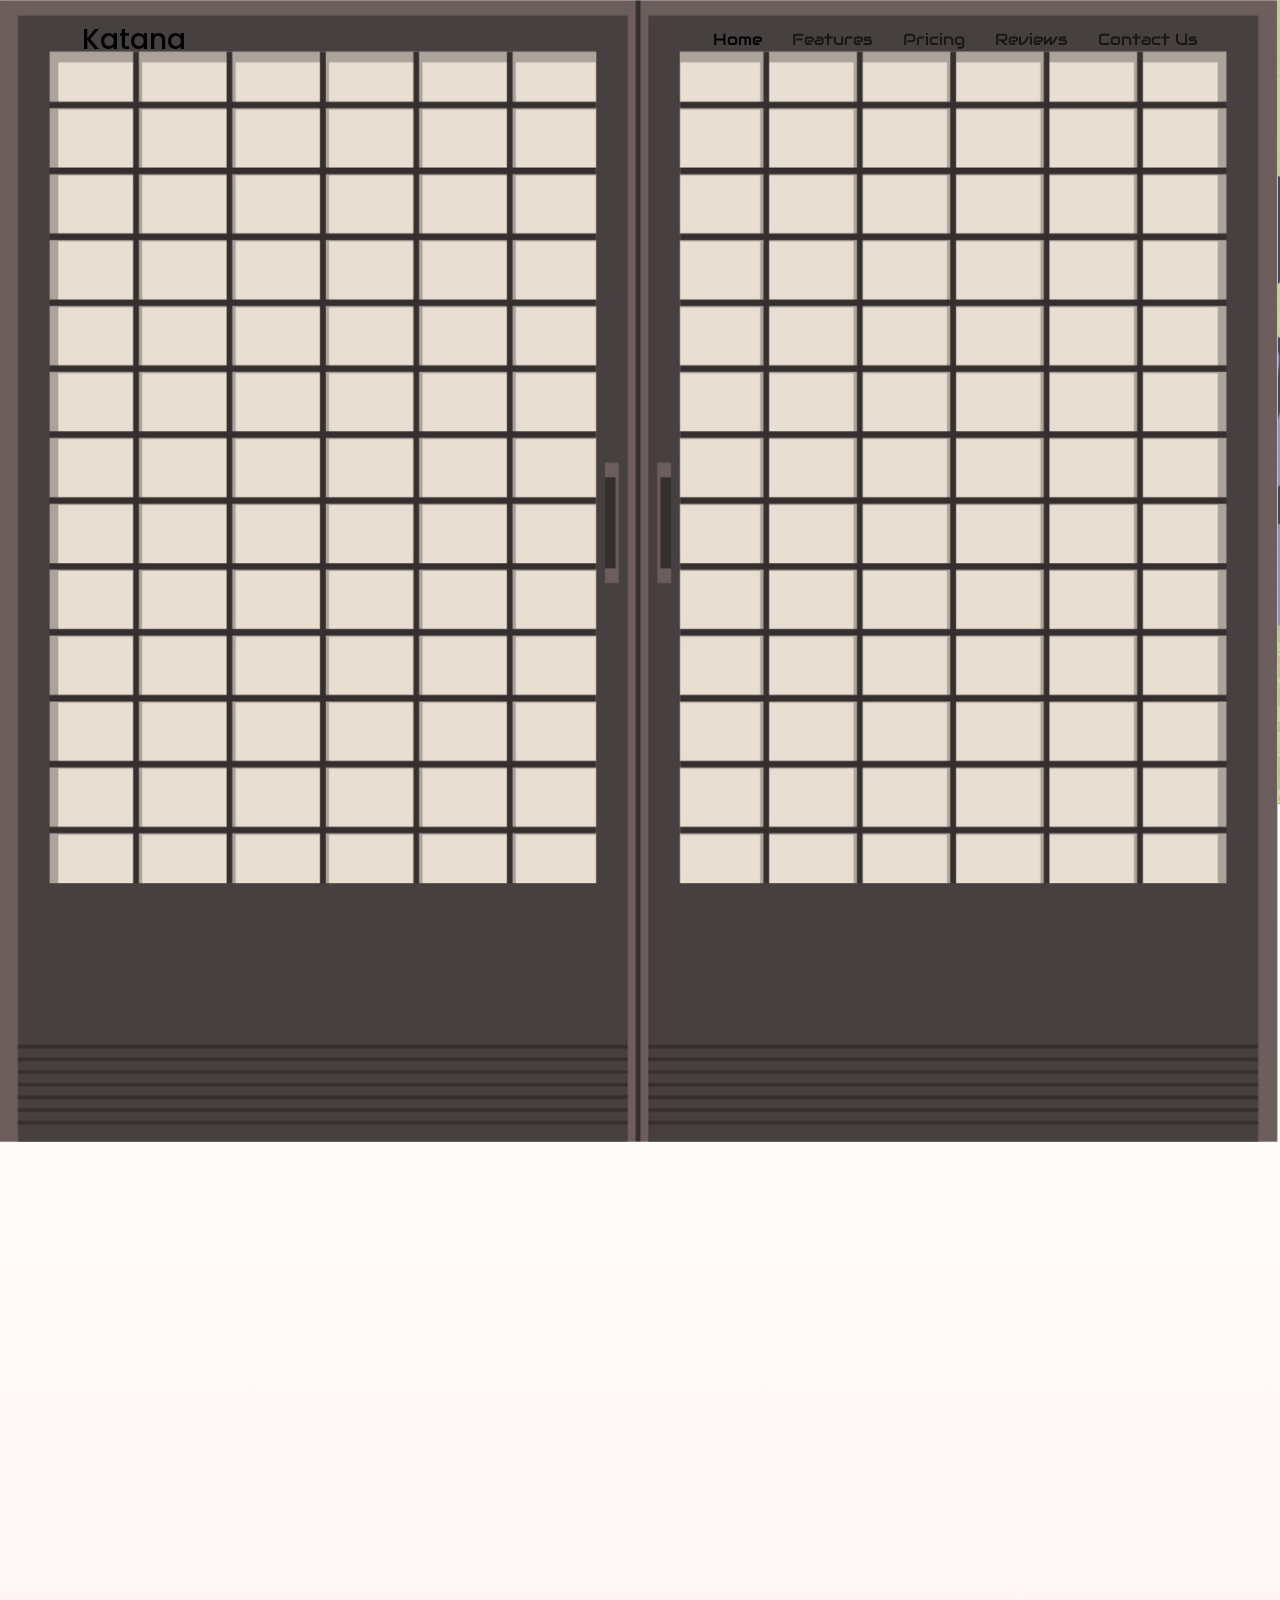
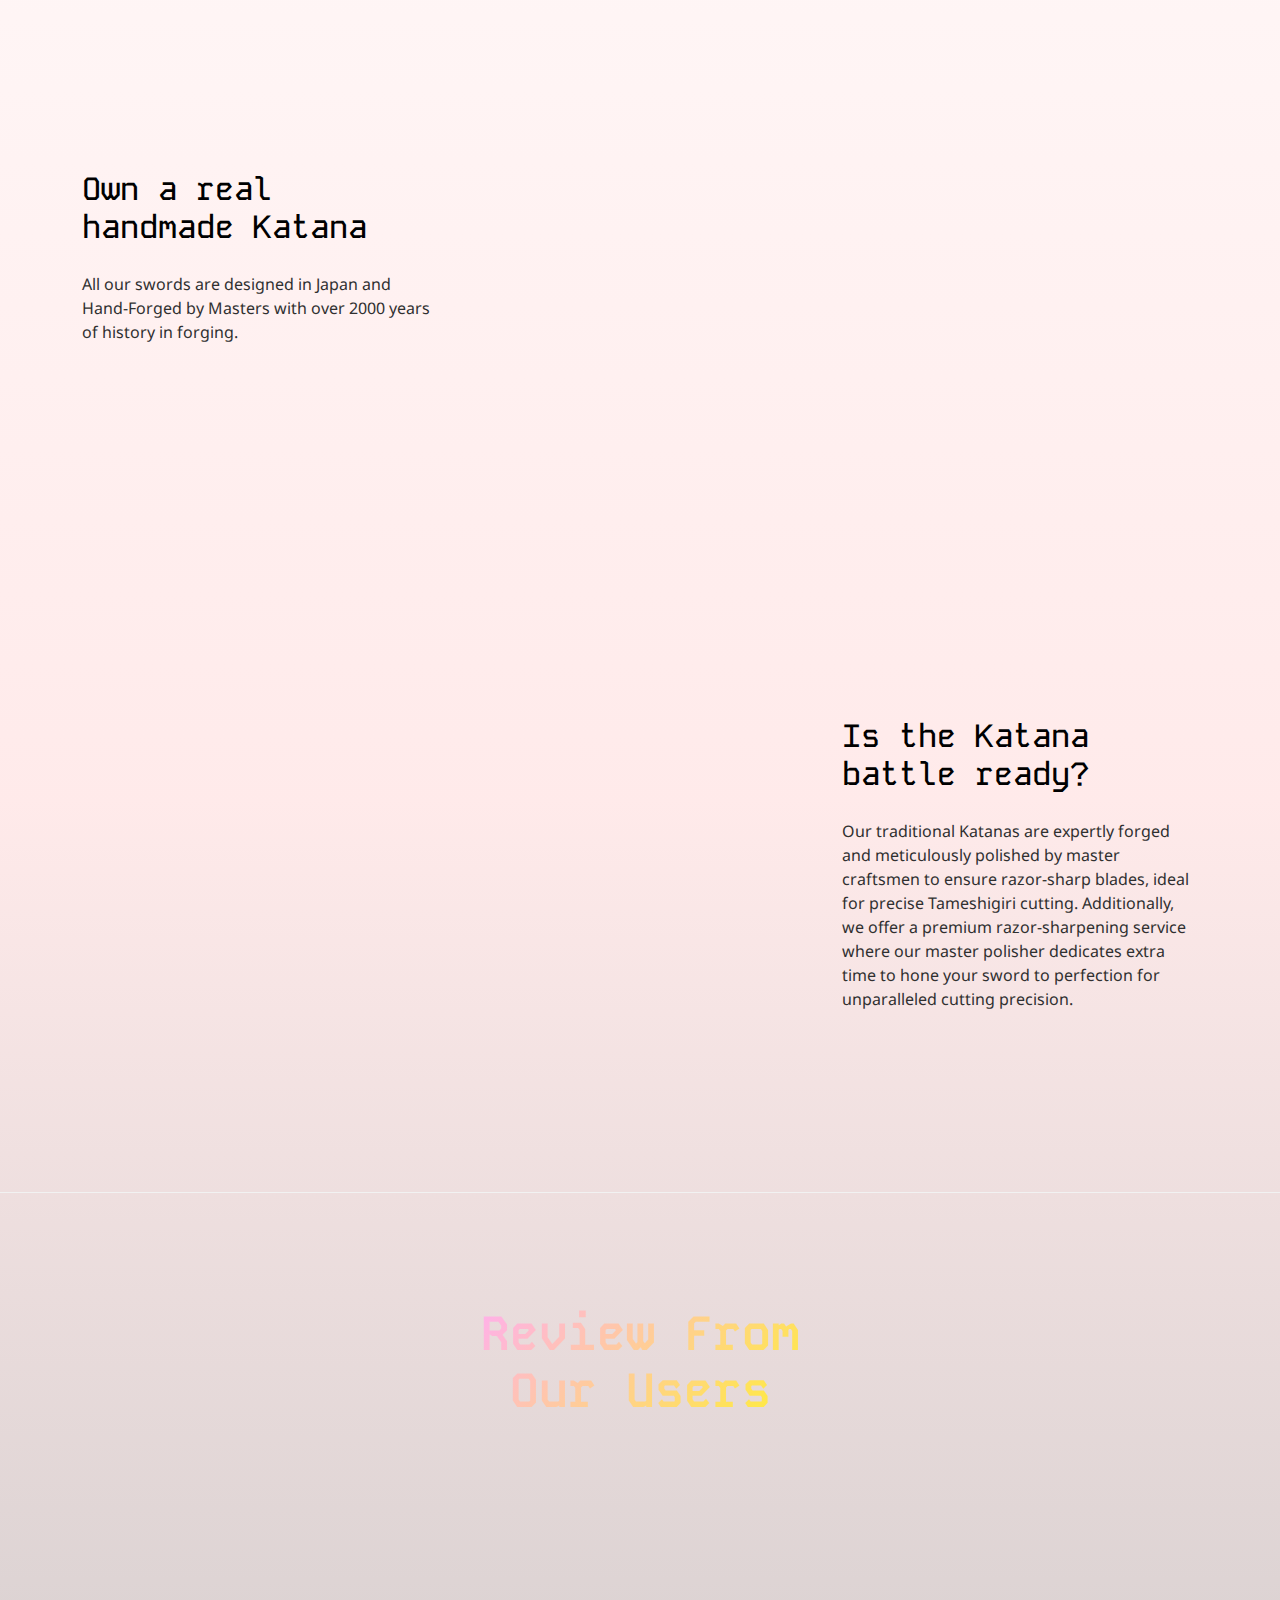
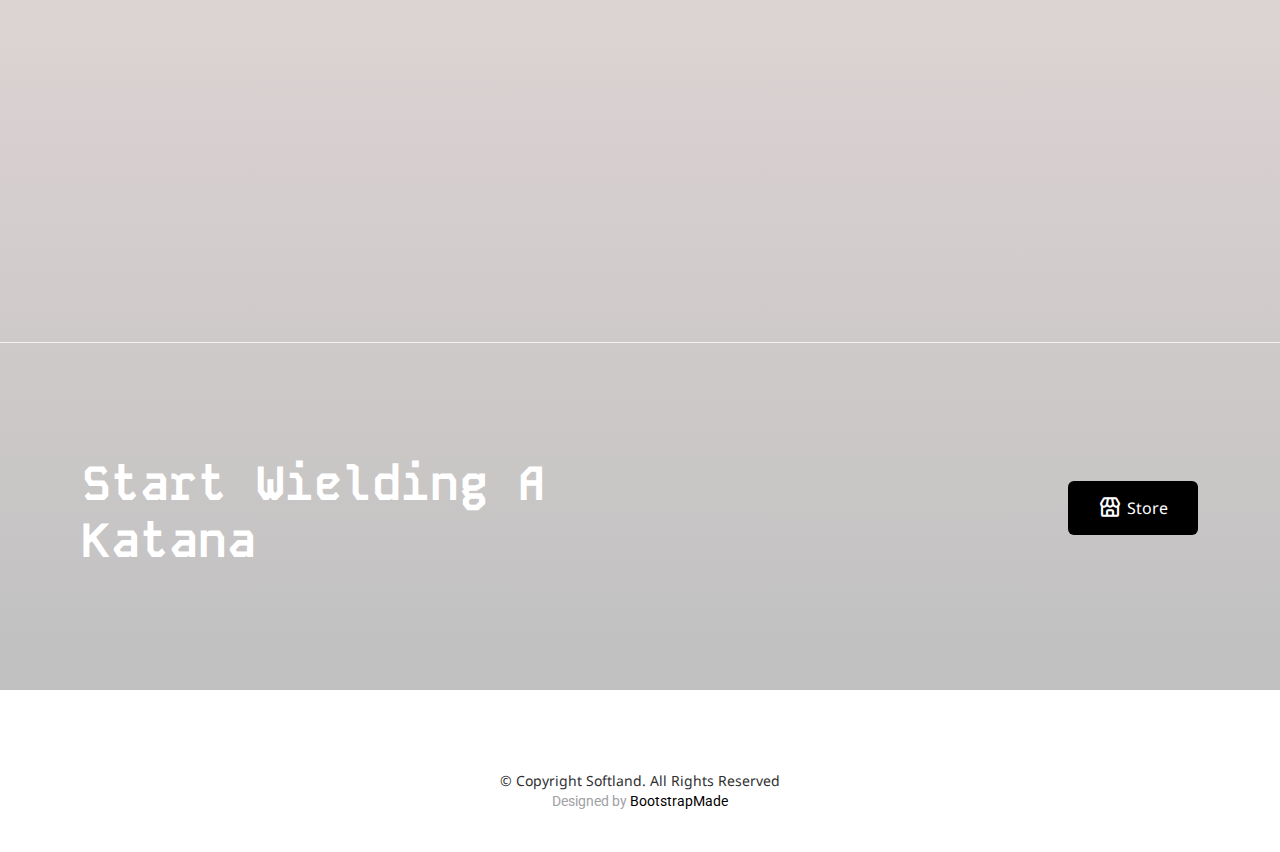
<file: index.html>
<!DOCTYPE html>
<html lang="en">

<head>
  <meta charset="utf-8">
  <meta content="width=device-width, initial-scale=1.0" name="viewport">

  <title>Katana Product Site</title>
  <meta content="" name="description">
  <meta content="" name="keywords">

  <!-- Favicons -->
  <link href="assets/img/favicon.png" rel="icon">
  <link href="assets/img/apple-touch-icon.png" rel="apple-touch-icon">

  <!-- Google Fonts -->
  <link href="https://fonts.googleapis.com/css?family=Roboto:300,300i,400,400i,500,500i,600,600i,700,700i|Poppins:300,300i,400,400i,500,500i,600,600i,700,700i" rel="stylesheet">
  <link href="https://fonts.googleapis.com/css2?family=Kode+Mono:wght@400..700&display=swap" rel="stylesheet">
  <link href="https://fonts.googleapis.com/css2?family=Audiowide&display=swap" rel="stylesheet">
  <link href="https://fonts.googleapis.com/css2?family=Noto+Sans:ital,wght@0,100..900;1,100..900&display=swap" rel="stylesheet">
  <!-- Vendor CSS Files -->
  <link href="assets/vendor/aos/aos.css" rel="stylesheet">
  <link href="assets/vendor/bootstrap/css/bootstrap.min.css" rel="stylesheet">
  <link href="assets/vendor/bootstrap-icons/bootstrap-icons.css" rel="stylesheet">
  <link href="assets/vendor/boxicons/css/boxicons.min.css" rel="stylesheet">
  <link href="assets/vendor/swiper/swiper-bundle.min.css" rel="stylesheet">

  <!-- Template Main CSS File -->
  <link href="assets/css/style.css" rel="stylesheet">

  <!-- =======================================================
  * Template Name: SoftLand
  * Template URL: https://bootstrapmade.com/softland-bootstrap-app-landing-page-template/
  * Updated: Mar 17 2024 with Bootstrap v5.3.3
  * Author: BootstrapMade.com
  * License: https://bootstrapmade.com/license/
  ======================================================== -->
</head>

<body>
  <div class="row doorrow">
  <div class="col-6 bgone slide1"> <img class="door" src="assets/img/door1.png"  alt=""></div>
  <div class="col-6 bgone slide2" > <img class="door" src="assets/img/door2.png" alt=""></div>
</div>
  <!-- ======= Header ======= -->
  <header id="header" class="fixed-top d-flex align-items-center">
    <div class="container d-flex justify-content-between align-items-center">

      <div class="logo">
        <h1><a href="index.html">Katana</a></h1>
        <!-- Uncomment below if you prefer to use an image logo -->
        <!-- <a href="index.html"><img src="assets/img/logo.png" alt="" class="img-fluid"></a>-->
      </div>

      <nav id="navbar" class="navbar">
        <ul>
          <li><a class="active " href="index.html">Home</a></li>
          <li><a href="features.html">Features</a></li>
          <li><a href="pricing.html">Pricing</a></li>
          <li><a href="blog.html">Reviews</a></li>
          <li><a href="contact.html">Contact Us</a></li>
        </ul>
        <i class="bi bi-list mobile-nav-toggle"></i>
      </nav><!-- .navbar -->

    </div>
  </header><!-- End Header -->

  <!-- ======= Hero Section ======= -->
  <section class="hero-section" id="hero">

    <div class="wave">

      <svg width="100%" height="355px" viewBox="0 0 1920 355" version="1.1" xmlns="http://www.w3.org/2000/svg" xmlns:xlink="http://www.w3.org/1999/xlink">
        <g id="Page-1" stroke="none" stroke-width="1" fill="none" fill-rule="evenodd">
          <g id="Apple-TV" transform="translate(0.000000, -402.000000)" fill="#FFFFFF">
            <path d="M0,439.134243 C175.04074,464.89273 327.944386,477.771974 458.710937,477.771974 C654.860765,477.771974 870.645295,442.632362 1205.9828,410.192501 C1429.54114,388.565926 1667.54687,411.092417 1920,477.771974 L1920,757 L1017.15166,757 L0,757 L0,439.134243 Z" id="Path"></path>
          </g>
        </g>
      </svg>

    </div>

    <div class="container">
      <div class="row align-items-center">
        <div class="col-12 hero-text-image">
          <div class="row">
            <div class="col-lg-8 text-center text-lg-start">
              <h1 data-aos="fade-right">Become the man of your dreams.</h1>
              <p class="mb-5" data-aos="fade-right" data-aos-delay="100">"Employ a katana to skillfully cut through obstacles obstructing your progress."              </p>
              <p data-aos="fade-right" data-aos-delay="200" data-aos-offset="-500"><a href="https://katana-sword.com/" class="btn btn-outline-white">Buy Now!</a></p>
            </div>
            <div class="col-lg-4 iphone-wrap">
              <img src="assets/img/katana.webp" alt="Image" class="phone-1" data-aos="fade-right">
            </div>
          </div>
        </div>
      </div>
    </div>

  </section><!-- End Hero -->

  <main id="main1">

    <!-- ======= Home Section ======= -->
    <section class="section">
      <div class="container">

        <div class="row justify-content-center text-center mb-5">
          <div class="col-md-5" data-aos="fade-up">
            <h2 class="section-heading">Grip a katana skillfully</h2>
          </div>
        </div>

        <div class="row">
          <div class="col-md-4" data-aos="fade-up" data-aos-delay="">
            <div class="feature-1 text-center">
              <div class="wrap-icon icon-1">
                <i class="bx bx-dumbbell"></i>
              </div>
              <h3 class="mb-3">Perfect your swordsmanship</h3>
              <p>Master the intricacies of Kendo through dedicated training, emerging as an unstoppable force in combat.</p>
            </div>
          </div>
          <div class="col-md-4" data-aos="fade-up" data-aos-delay="100">
            <div class="feature-1 text-center">
              <div class="wrap-icon icon-1">
                <i class="bx bx-phone-off"></i>
              </div>
              <h3 class="mb-3">Slice through objects</h3>
              <p>Effortlessly execute precise cuts at an incomprehensible speed, seamlessly slicing through objects with unparalleled precision.</p>
            </div>
          </div>
          <div class="col-md-4" data-aos="fade-up" data-aos-delay="200">
            <div class="feature-1 text-center">
              <div class="wrap-icon icon-1">
                <i class="bx bx-cool"></i>
              </div>
              <h3 class="mb-3">Become the MC</h3>
              <p>Embrace the role of the protagonist, seizing control of destiny's narrative, and carving a path of valor and triumph amidst the unfolding saga of life's adventures.</p>
            </div>
          </div>
        </div>

      </div>
    </section>
    
    <section class="section">
      <div class="container">
        <div class="row align-items-center">
          <div class="col-md-4 me-auto">
            <h2 class="mb-4">Own a real handmade Katana</h2>
            <p class="mb-4">All our swords are designed in Japan and Hand-Forged by Masters with over 2000 years of history in forging.
            </p>
            <p></p>
          </div>
          <div class="col-md-6" data-aos="fade-left">
            <img src="assets/img/sword.png" alt="Image" class="img-fluid">
          </div>
        </div>
      </div>
    </section>

    <section class="section">
      <div class="container">
        <div class="row align-items-center">
          <div class="col-md-4 ms-auto order-2">
            <h2 class="mb-4">Is the Katana battle ready?</h2>
            <p class="mb-4">Our traditional Katanas are expertly forged and meticulously polished by master craftsmen to ensure razor-sharp blades, ideal for precise Tameshigiri cutting. Additionally, we offer a premium razor-sharpening service where our master polisher dedicates extra time to hone your sword to perfection for unparalleled cutting precision.            </p>
            <p></p>
          </div>
          <div class="col-md-6" data-aos="fade-right">
            <img src="assets/img/kendo.webp" alt="Image" class="img-fluid">
          </div>
        </div>
      </div>
    </section>

    <!-- ======= Testimonials Section ======= -->
    <section class="section border-top border-bottom">
      <div class="container">
        <div class="row justify-content-center text-center mb-5">
          <div class="col-md-4">
            <h2 class="section-heading">Review From Our Users</h2>
          </div>
        </div>
        <div class="row justify-content-center text-center">
          <div class="col-md-7">

            <div class="testimonials-slider swiper" data-aos="fade-up" data-aos-delay="100">
              <div class="swiper-wrapper">

                <div class="swiper-slide">
                  <div class="review text-center">
                    <p class="stars">
                      <span class="bi bi-star-fill"></span>
                      <span class="bi bi-star-fill"></span>
                      <span class="bi bi-star-fill"></span>
                      <span class="bi bi-star-fill"></span>
                      <span class="bi bi-star-fill"></span>
                    </p>
                    <h3>Perfect!</h3>
                    <blockquote>
                      <p>I purchased this as a gift for my husband, and he adores it. The engraved writing was beautifully executed. I will definitely be purchasing more.</p>
                    </blockquote>

                    <p class="review-user">
                      <img src="assets/img/person_1.jpg" alt="Image" class="img-fluid rounded-circle mb-3">
                      <span class="d-block">
                        <span class="text-black">Kawanza D.
                      </span>
                    </p>

                  </div>
                </div><!-- End testimonial item -->

                <div class="swiper-slide">
                  <div class="review text-center">
                    <p class="stars">
                      <span class="bi bi-star-fill"></span>
                      <span class="bi bi-star-fill"></span>
                      <span class="bi bi-star-fill"></span>
                      <span class="bi bi-star-fill"></span>
                      <span class="bi bi-star-fill"></span>
                    </p>
                    <h3>Very nice katana!</h3>
                    <blockquote>
                      <p>Far exceeds my expectations. An impressive edge and a superb finish. I can't wait to order another one. Thank you to the whole team that allows us to have access to this type of product.</p>
                    </blockquote>

                    <p class="review-user">
                      <img src="assets/img/person_2.jpg" alt="Image" class="img-fluid rounded-circle mb-3">
                      <span class="d-block">
                        <span class="text-black">Nicolas M.
                      </span>
                    </p>

                  </div>
                </div><!-- End testimonial item -->

                <div class="swiper-slide">
                  <div class="review text-center">
                    <p class="stars">
                      <span class="bi bi-star-fill"></span>
                      <span class="bi bi-star-fill"></span>
                      <span class="bi bi-star-fill"></span>
                      <span class="bi bi-star-fill"></span>
                      <span class="bi bi-star-fill"></span>
                    </p>
                    <h3>Awesome functionality!</h3>
                    <blockquote>
                      <p>Got this for my boyfriend for Xmas . He loved it so much and swung it around the rest of the day! The sword itself was pretty cool it I do say so myself. It was just like the one in the show we watch. Will definitely be buying him another in the future someday.</p>
                    </blockquote>

                    <p class="review-user">
                      <img src="assets/img/person_3.jpg" alt="Image" class="img-fluid rounded-circle mb-3">
                      <span class="d-block">
                        <span class="text-black">Kayla B.
                      </span>
                    </p>

                  </div>
                </div><!-- End testimonial item -->

              </div>
              <div class="swiper-pagination"></div>
            </div>
          </div>
        </div>
      </div>
    </section><!-- End Testimonials Section -->

    <!-- ======= CTA Section ======= -->
    <section class="section cta-section">
      <div class="container">
        <div class="row align-items-center">
          <div class="col-md-6 me-auto text-center text-md-start mb-5 mb-md-0">
            <h2>Start Wielding A Katana </h2>
          </div>
          <div class="col-md-5 text-center text-md-end">
            <p><a href="#" class="btn d-inline-flex align-items-center"><i class="bx bx-store"></i><span>Store</span></a> </p>
          </div>
        </div>
      </div>
    </section><!-- End CTA Section -->

    
  <!-- End #main -->
</main>
  <!-- ======= Footer ======= -->
  <footer class="footer" role="contentinfo">
  

      <div class="row justify-content-center text-center">
        <div class="col-md-7">
          <p class="copyright">&copy; Copyright Softland. All Rights Reserved</p>
          <div class="credits">
            <!--
            All the links in the footer should remain intact.
            You can delete the links only if you purchased the pro version.
            Licensing information: https://bootstrapmade.com/license/
            Purchase the pro version with working PHP/AJAX contact form: https://bootstrapmade.com/buy/?theme=SoftLand
          -->
            Designed by <a href="https://bootstrapmade.com/">BootstrapMade</a>
          </div>
        </div>
      </div>

    </div>
  </footer>

  <a href="#" class="back-to-top d-flex align-items-center justify-content-center"><i class="bi bi-arrow-up-short"></i></a>

  <!-- Vendor JS Files -->
  <script src="assets/vendor/aos/aos.js"></script>
  <script src="assets/vendor/bootstrap/js/bootstrap.bundle.min.js"></script>
  <script src="assets/vendor/swiper/swiper-bundle.min.js"></script>
  <script src="assets/vendor/php-email-form/validate.js"></script>

  <!-- Template Main JS File -->
  <script src="assets/js/main.js"></script>

</body>

</html>
</file>
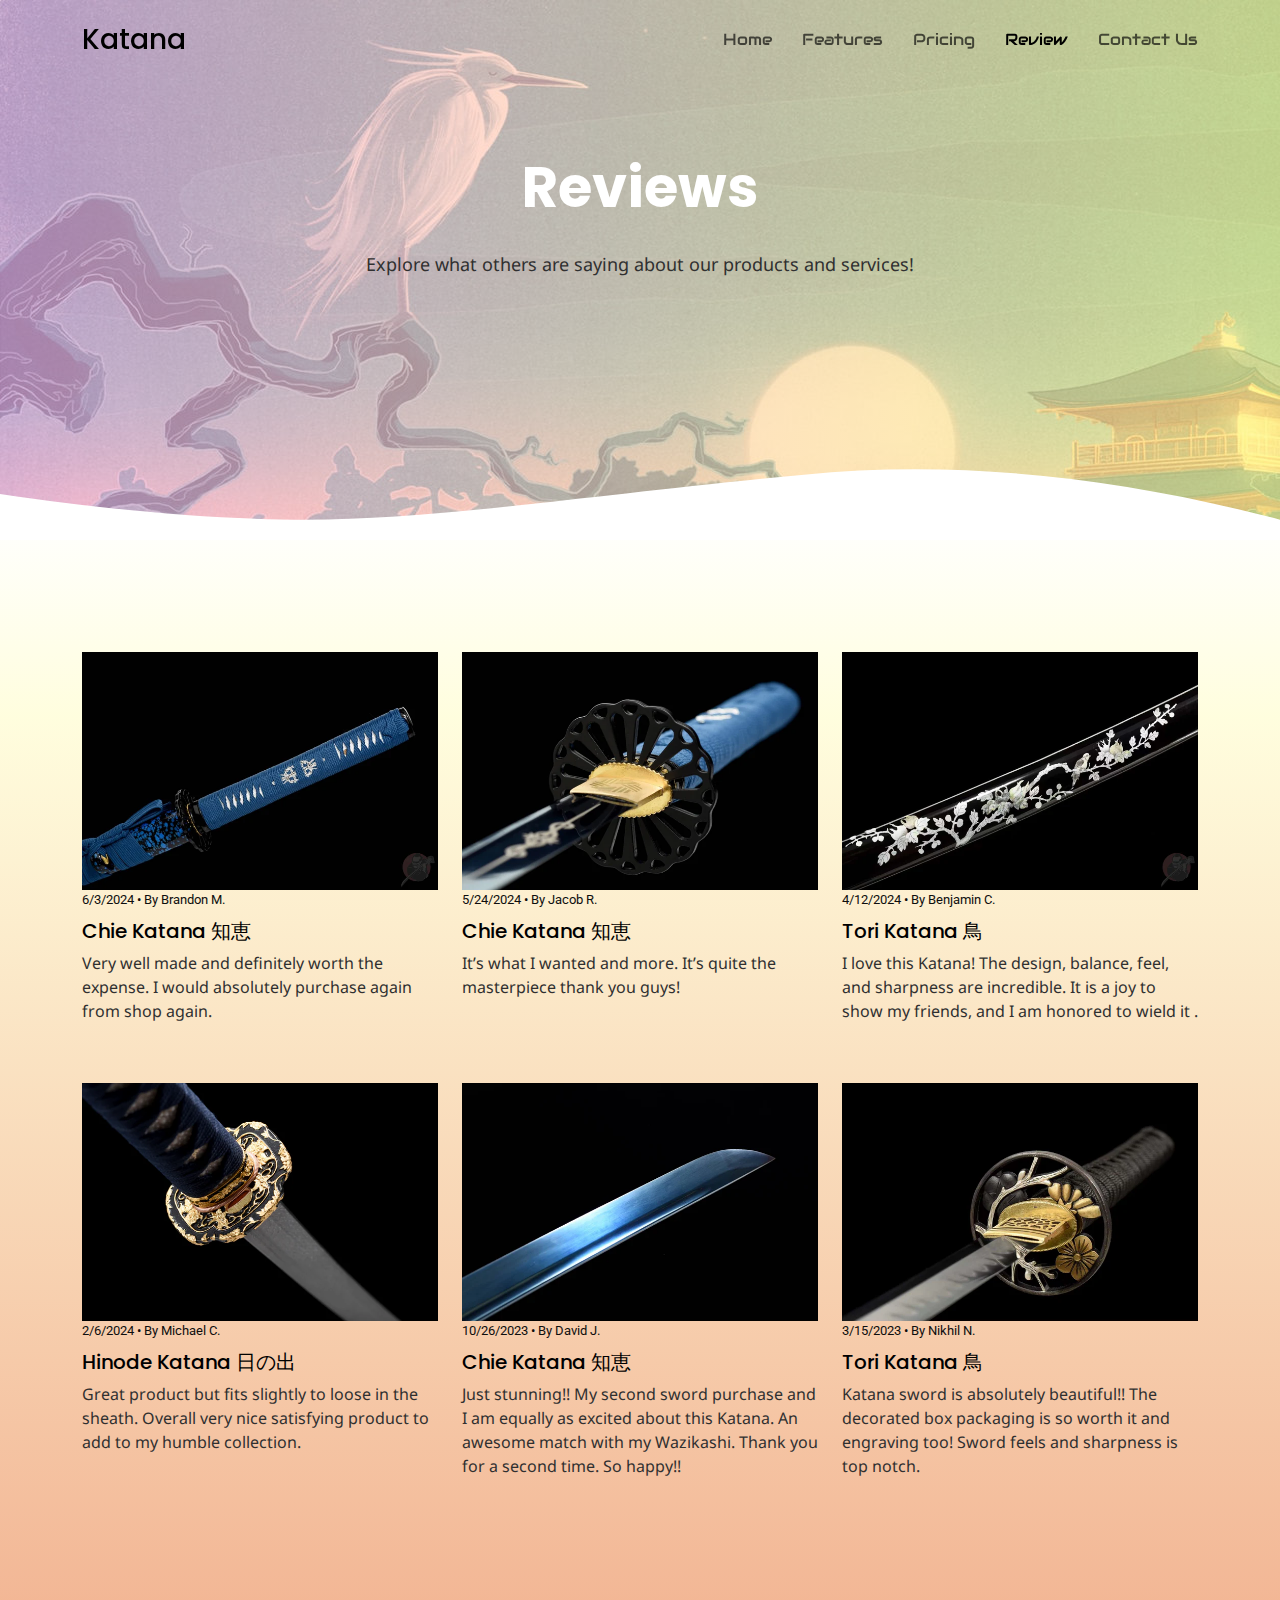
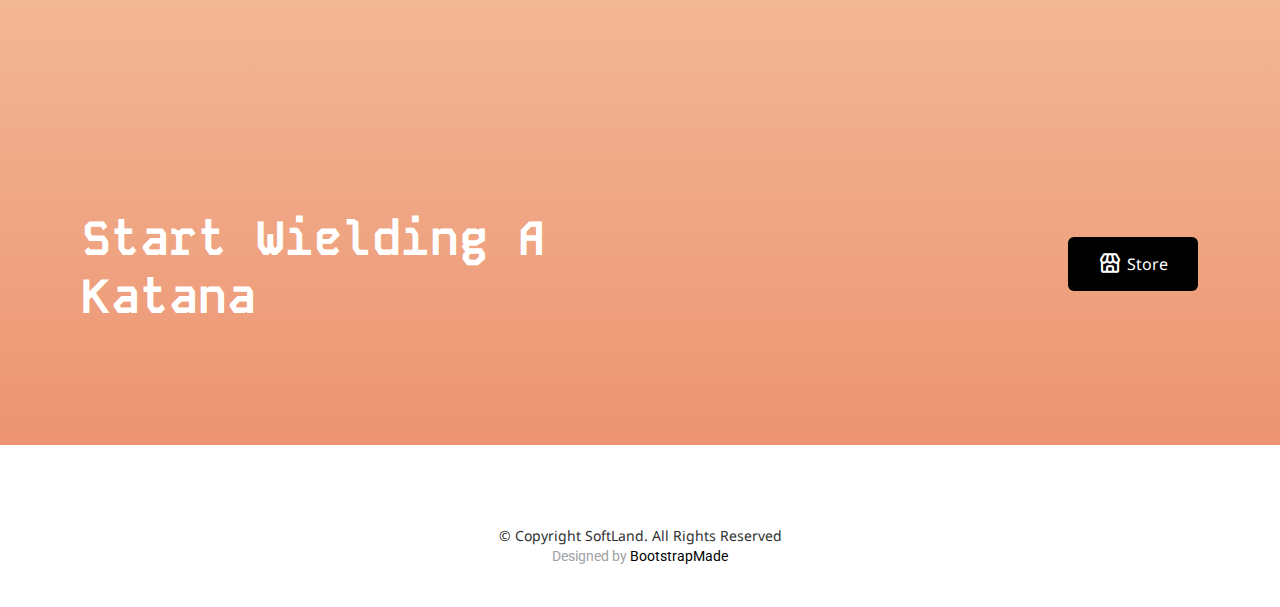
<file: blog.html>
<!DOCTYPE html>
<html lang="en">

<head>
  <meta charset="utf-8">
  <meta content="width=device-width, initial-scale=1.0" name="viewport">

  <title>Blog - SoftLand Bootstrap Template</title>
  <meta content="" name="description">
  <meta content="" name="keywords">

  <!-- Favicons -->
  <link href="assets/img/favicon.png" rel="icon">
  <link href="assets/img/apple-touch-icon.png" rel="apple-touch-icon">

  <!-- Google Fonts -->
  <link href="https://fonts.googleapis.com/css?family=Roboto:300,300i,400,400i,500,500i,600,600i,700,700i|Poppins:300,300i,400,400i,500,500i,600,600i,700,700i" rel="stylesheet">
  <link href="https://fonts.googleapis.com/css2?family=Kode+Mono:wght@400..700&display=swap" rel="stylesheet">
  <link href="https://fonts.googleapis.com/css2?family=Audiowide&display=swap" rel="stylesheet">
  <link href="https://fonts.googleapis.com/css2?family=Noto+Sans:ital,wght@0,100..900;1,100..900&display=swap" rel="stylesheet">
  <!-- Vendor CSS Files -->
  <link href="assets/vendor/aos/aos.css" rel="stylesheet">
  <link href="assets/vendor/bootstrap/css/bootstrap.min.css" rel="stylesheet">
  <link href="assets/vendor/bootstrap-icons/bootstrap-icons.css" rel="stylesheet">
  <link href="assets/vendor/boxicons/css/boxicons.min.css" rel="stylesheet">
  <link href="assets/vendor/swiper/swiper-bundle.min.css" rel="stylesheet">

  <!-- Template Main CSS File -->
  <link href="assets/css/style.css" rel="stylesheet">

  <!-- =======================================================
  * Template Name: SoftLand
  * Template URL: https://bootstrapmade.com/softland-bootstrap-app-landing-page-template/
  * Updated: Mar 17 2024 with Bootstrap v5.3.3
  * Author: BootstrapMade.com
  * License: https://bootstrapmade.com/license/
  ======================================================== -->
</head>

<body>

  <!-- ======= Header ======= -->
  <header id="header" class="fixed-top d-flex align-items-center">
    <div class="container d-flex justify-content-between align-items-center">

      <div class="logo">
        <h1><a href="index.html">Katana</a></h1>
        <!-- Uncomment below if you prefer to use an image logo -->
        <!-- <a href="index.html"><img src="assets/img/logo.png" alt="" class="img-fluid"></a>-->
      </div>

      <nav id="navbar" class="navbar">
        <ul>
          <li><a class="" href="index.html">Home</a></li>
          <li><a href="features.html">Features</a></li>
          <li><a href="pricing.html">Pricing</a></li>
          <li><a class="active" href="blog.html">Review</a></li>
          <li><a href="contact.html">Contact Us</a></li>
        </ul>
        <i class="bi bi-list mobile-nav-toggle"></i>
      </nav><!-- .navbar -->

    </div>
  </header><!-- End Header -->

  <main id="main4">

    <!-- ======= Blog Section ======= -->
    <section class="hero-section inner-page">
      <div class="wave">

        <svg width="1920px" height="265px" viewBox="0 0 1920 265" version="1.1" xmlns="http://www.w3.org/2000/svg" xmlns:xlink="http://www.w3.org/1999/xlink">
          <g id="Page-1" stroke="none" stroke-width="1" fill="none" fill-rule="evenodd">
            <g id="Apple-TV" transform="translate(0.000000, -402.000000)" fill="#FFFFFF">
              <path d="M0,439.134243 C175.04074,464.89273 327.944386,477.771974 458.710937,477.771974 C654.860765,477.771974 870.645295,442.632362 1205.9828,410.192501 C1429.54114,388.565926 1667.54687,411.092417 1920,477.771974 L1920,667 L1017.15166,667 L0,667 L0,439.134243 Z" id="Path"></path>
            </g>
          </g>
        </svg>

      </div>

      <div class="container">
        <div class="row align-items-center">
          <div class="col-12">
            <div class="row justify-content-center">
              <div class="col-md-7 text-center hero-text">
                <h1 data-aos="fade-up" data-aos-delay="">Reviews</h1>
                <p class="mb-5" data-aos="fade-up" data-aos-delay="100">Explore what others are saying about our products and services!</p>
              </div>
            </div>
          </div>
        </div>
      </div>

    </section>

    <section class="section">
      <div class="container">
        <div class="row mb-5">
          <div class="col-md-4">
            <div class="post-entry">
                <img src="assets/img/brandon.jpg" alt="Image" class="img-fluid">
              <div class="post-text">
                <span class="post-meta">6/3/2024 &bullet; By Brandon M.</span>
                <h3>
                  Chie Katana 知恵</h3>
                <p>Very well made and definitely worth the expense. I would absolutely purchase again from shop again.</p>
                 
              </div>
            </div>
          </div>
          <div class="col-md-4">
            <div class="post-entry">

                <img src="assets/img/Jacob.jpg" alt="Image" class="img-fluid">

              <div class="post-text">
                <span class="post-meta">5/24/2024 &bullet; By Jacob R.</span>
                <h3>
                  Chie Katana 知恵</h3>
                <p>It’s what I wanted and more. It’s quite the masterpiece thank you guys!</p>
                 
              </div>
            </div>
          </div>
          <div class="col-md-4">
            <div class="post-entry">
                <img src="assets/img/benjamin.jpg" alt="Image" class="img-fluid">
              <div class="post-text">
                <span class="post-meta">4/12/2024 &bullet; By Benjamin C.</span>
                <h3>
                  Tori Katana 鳥</h3>
                <p>I love this Katana!  The design, balance, feel, and sharpness are incredible.  It is a joy to show my friends, and I am honored to wield it .</p>
                 
              </div>
            </div>
          </div>

          <div class="col-md-4">
            <div class="post-entry">
                <img src="assets/img/michea.jpg" alt="Image" class="img-fluid">
              <div class="post-text">
                <span class="post-meta">2/6/2024 &bullet; By Michael C.</span>
                <h3>Hinode Katana 日の出</h3>
                <p>Great product but fits slightly to loose in the sheath. Overall very nice satisfying product to add to my humble collection.</p>
                 
              </div>
            </div>
          </div>
          <div class="col-md-4">
            <div class="post-entry">
                <img src="assets/img/david.jpg" alt="Image" class="img-fluid">
              <div class="post-text">
                <span class="post-meta">10/26/2023 &bullet; By David J.</span>
                <h3>Chie Katana 知恵</h3>
                <p>Just stunning!! My second sword purchase and I am equally as excited about this Katana. An awesome match with my Wazikashi. Thank you for a second time. So happy!!</p>
                 
              </div>
            </div>
          </div>
          <div class="col-md-4">
            <div class="post-entry">
                <img src="assets/img/nik.jpg" alt="Image" class="img-fluid">
              <div class="post-text">
                <span class="post-meta">3/15/2023 &bullet; By 
                  Nikhil N.</span>
                <h3>
                  Tori Katana 鳥</h3>
                <p>Katana sword is absolutely beautiful!! The decorated box packaging is so worth it and engraving too! Sword feels and sharpness is top notch. </p>
                 
              </div>
            </div>
          </div>

          
        </div>
      </div>

    </section>

    <!-- ======= CTA Section ======= -->
    <section class="section cta-section">
      <div class="container">
        <div class="row align-items-center">
          <div class="col-md-6 me-auto text-center text-md-start mb-5 mb-md-0">
            <h2>Start Wielding A Katana </h2>
          </div>
          <div class="col-md-5 text-center text-md-end">
            <p><a href="index.html" class="btn d-inline-flex align-items-center"><i class="bx bx-store"></i><span>Store</span></a> </p>
          </div>
        </div>
      </div>
    </section><!-- End CTA Section -->

  </main><!-- End #main -->

  <!-- ======= Footer ======= -->
  <footer class="footer" role="contentinfo">
    <div class="container">

      <div class="row justify-content-center text-center">
        <div class="col-md-7">
          <p class="copyright">&copy; Copyright SoftLand. All Rights Reserved</p>
          <div class="credits">
            <!--
            All the links in the footer should remain intact.
            You can delete the links only if you purchased the pro version.
            Licensing information: https://bootstrapmade.com/license/
            Purchase the pro version with working PHP/AJAX contact form: https://bootstrapmade.com/buy/?theme=SoftLand
          -->
            Designed by <a href="https://bootstrapmade.com/">BootstrapMade</a>
          </div>
        </div>
      </div>

    </div>
  </footer>

  <a href="#" class="back-to-top d-flex align-items-center justify-content-center"><i class="bi bi-arrow-up-short"></i></a>

  <!-- Vendor JS Files -->
  <script src="assets/vendor/aos/aos.js"></script>
  <script src="assets/vendor/bootstrap/js/bootstrap.bundle.min.js"></script>
  <script src="assets/vendor/swiper/swiper-bundle.min.js"></script>
  <script src="assets/vendor/php-email-form/validate.js"></script>

  <!-- Template Main JS File -->
  <script src="assets/js/main.js"></script>

</body>

</html>
</file>
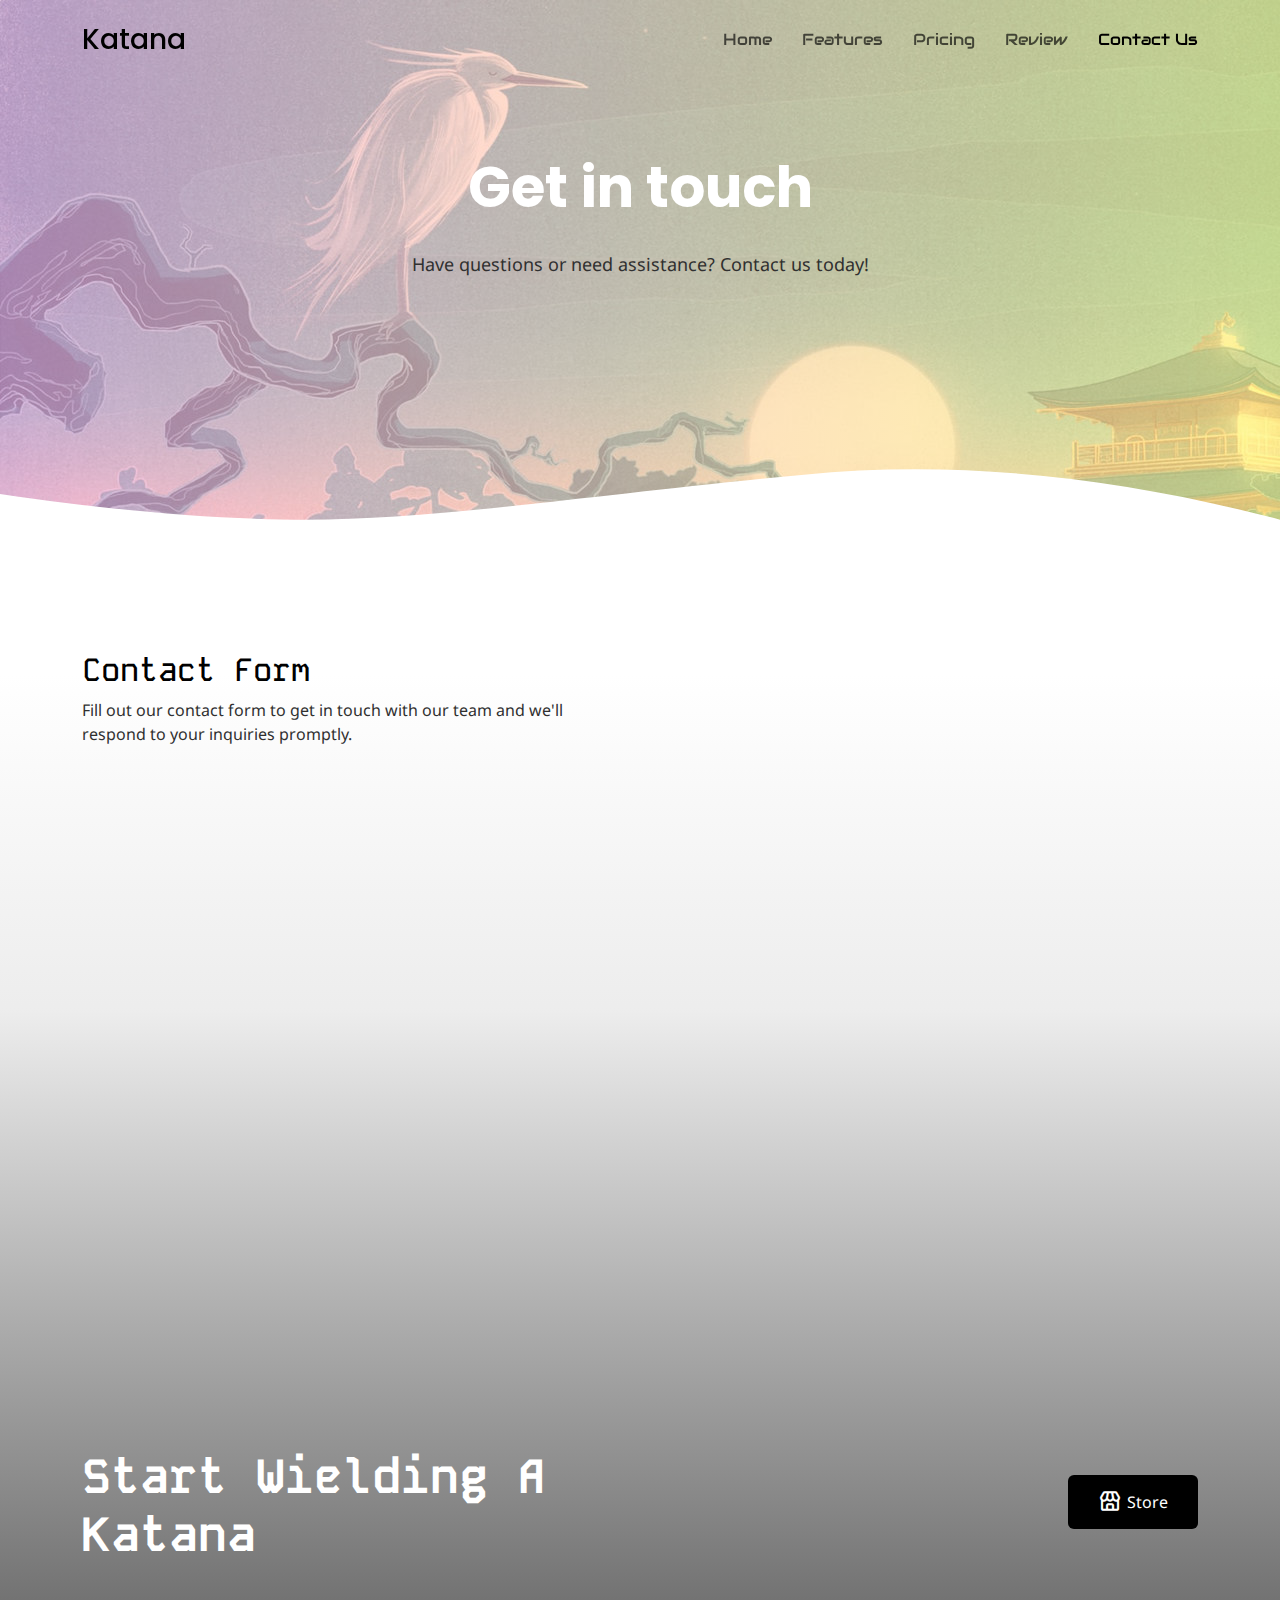
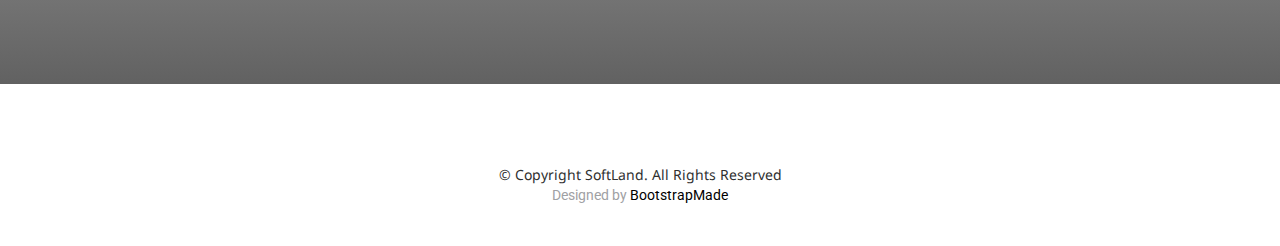
<file: contact.html>
<!DOCTYPE html>
<html lang="en">

<head>
  <meta charset="utf-8">
  <meta content="width=device-width, initial-scale=1.0" name="viewport">

  <title>SoftLand Bootstrap Template - Contact</title>
  <meta content="" name="description">
  <meta content="" name="keywords">

  <!-- Favicons -->
  <link href="assets/img/favicon.png" rel="icon">
  <link href="assets/img/apple-touch-icon.png" rel="apple-touch-icon">

  <!-- Google Fonts -->
  <link href="https://fonts.googleapis.com/css?family=Roboto:300,300i,400,400i,500,500i,600,600i,700,700i|Poppins:300,300i,400,400i,500,500i,600,600i,700,700i" rel="stylesheet">
  <link href="https://fonts.googleapis.com/css2?family=Kode+Mono:wght@400..700&display=swap" rel="stylesheet">
  <link href="https://fonts.googleapis.com/css2?family=Audiowide&display=swap" rel="stylesheet">
  <link href="https://fonts.googleapis.com/css2?family=Noto+Sans:ital,wght@0,100..900;1,100..900&display=swap" rel="stylesheet">
  <!-- Vendor CSS Files -->
  <link href="assets/vendor/aos/aos.css" rel="stylesheet">
  <link href="assets/vendor/bootstrap/css/bootstrap.min.css" rel="stylesheet">
  <link href="assets/vendor/bootstrap-icons/bootstrap-icons.css" rel="stylesheet">
  <link href="assets/vendor/boxicons/css/boxicons.min.css" rel="stylesheet">
  <link href="assets/vendor/swiper/swiper-bundle.min.css" rel="stylesheet">

  <!-- Template Main CSS File -->
  <link href="assets/css/style.css" rel="stylesheet">

  <!-- =======================================================
  * Template Name: SoftLand
  * Template URL: https://bootstrapmade.com/softland-bootstrap-app-landing-page-template/
  * Updated: Mar 17 2024 with Bootstrap v5.3.3
  * Author: BootstrapMade.com
  * License: https://bootstrapmade.com/license/
  ======================================================== -->
</head>

<body>

  <!-- ======= Header ======= -->
  <header id="header" class="fixed-top d-flex align-items-center">
    <div class="container d-flex justify-content-between align-items-center">

      <div class="logo">
        <h1><a href="index.html">Katana</a></h1>
        <!-- Uncomment below if you prefer to use an image logo -->
        <!-- <a href="index.html"><img src="assets/img/logo.png" alt="" class="img-fluid"></a>-->
      </div>

      <nav id="navbar" class="navbar">
        <ul>
          <li><a class="" href="index.html">Home</a></li>
          <li><a href="features.html">Features</a></li>
          <li><a href="pricing.html">Pricing</a></li>
          <li><a href="blog.html">Review</a></li>
          <li><a class="active" href="contact.html">Contact Us</a></li>
        </ul>
        <i class="bi bi-list mobile-nav-toggle"></i>
      </nav><!-- .navbar -->

    </div>
  </header><!-- End Header -->

  <main id="main5">

    <section class="hero-section inner-page">
      <div class="wave">

        <svg width="1920px" height="265px" viewBox="0 0 1920 265" version="1.1" xmlns="http://www.w3.org/2000/svg" xmlns:xlink="http://www.w3.org/1999/xlink">
          <g id="Page-1" stroke="none" stroke-width="1" fill="none" fill-rule="evenodd">
            <g id="Apple-TV" transform="translate(0.000000, -402.000000)" fill="#FFFFFF">
              <path d="M0,439.134243 C175.04074,464.89273 327.944386,477.771974 458.710937,477.771974 C654.860765,477.771974 870.645295,442.632362 1205.9828,410.192501 C1429.54114,388.565926 1667.54687,411.092417 1920,477.771974 L1920,667 L1017.15166,667 L0,667 L0,439.134243 Z" id="Path"></path>
            </g>
          </g>
        </svg>

      </div>

      <div class="container">
        <div class="row align-items-center">
          <div class="col-12">
            <div class="row justify-content-center">
              <div class="col-md-7 text-center hero-text">
                <h1 data-aos="fade-up" data-aos-delay="">Get in touch</h1>
                <p class="mb-5" data-aos="fade-up" data-aos-delay="100">Have questions or need assistance? Contact us today!
                </p>
              </div>
            </div>
          </div>
        </div>
      </div>

    </section>

    <section class="section">
      <div class="container">
        <div class="row mb-5 align-items-end">
          <div class="col-md-6" data-aos="fade-up">

            <h2>Contact Form</h2>
            <p class="mb-0">Fill out our contact form to get in touch with our team and we'll respond to your inquiries promptly.</p>
          </div>

        </div>

        
        <div class="row">
          <div class="col-md-4 ms-auto order-2" data-aos="fade-up">
            <ul class="list-unstyled">
              <li class="mb-3">
                <strong class="d-block mb-1">Address</strong>
                <span>2 Robertsville Rd, Freehold, NJ 07728</span>
              </li>
              <li class="mb-3">
                <strong class="d-block mb-1">Phone</strong>
                <span>+1 732 **** ***</span>
              </li>
              <li class="mb-3">
                <strong class="d-block mb-1">Email</strong>
                <span>126Rliu@frhsd.com</span>
              </li>
            </ul>
          </div>

          <div class="col-md-6 mb-5 mb-md-0" data-aos="fade-up">
            <form action="forms/contact.php" method="post" role="form" class="php-email-form">

              <div class="row">
                <div class="col-md-6 form-group">
                  <label for="name">Name</label>
                  <input type="text" name="name" class="form-control" id="name" required>
                </div>
                <div class="col-md-6 form-group mt-3 mt-md-0">
                  <label for="name">Email</label>
                  <input type="email" class="form-control" name="email" id="email" required>
                </div>
                <div class="col-md-12 form-group mt-3">
                  <label for="name">Subject</label>
                  <input type="text" class="form-control" name="subject" id="subject" required>
                </div>
                <div class="col-md-12 form-group mt-3">
                  <label for="name">Message</label>
                  <textarea class="form-control" name="message" required></textarea>
                </div>

                <div class="col-md-12 mb-3">
                  <div class="loading">Loading</div>
                  <div class="error-message"></div>
                  <div class="sent-message">Your message has been sent. Thank you!</div>
                </div>

                <div class="col-md-6 form-group">
                  <input type="submit" class="btn btn-primary d-block w-100" value="Send Message">
                </div>
              </div>

            </form>
          </div>

        </div>
      </div>
    </section>

    <!-- ======= CTA Section ======= -->
    <section class="section cta-section">
      <div class="container">
        <div class="row align-items-center">
          <div class="col-md-6 me-auto text-center text-md-start mb-5 mb-md-0">
            <h2>Start Wielding A Katana </h2>
          </div>
          <div class="col-md-5 text-center text-md-end">
            <p><a href="index.html" class="btn d-inline-flex align-items-center"><i class="bx bx-store"></i><span>Store</span></a> </p>
          </div>
        </div>
      </div>
    </section><!-- End CTA Section -->

  </main><!-- End #main -->

  <!-- ======= Footer ======= -->
  <footer class="footer" role="contentinfo">
    <div class="container">

      <div class="row justify-content-center text-center">
        <div class="col-md-7">
          <p class="copyright">&copy; Copyright SoftLand. All Rights Reserved</p>
          <div class="credits">
            <!--
            All the links in the footer should remain intact.
            You can delete the links only if you purchased the pro version.
            Licensing information: https://bootstrapmade.com/license/
            Purchase the pro version with working PHP/AJAX contact form: https://bootstrapmade.com/buy/?theme=SoftLand
          -->
            Designed by <a href="https://bootstrapmade.com/">BootstrapMade</a>
          </div>
        </div>
      </div>

    </div>
  </footer>

  <a href="#" class="back-to-top d-flex align-items-center justify-content-center"><i class="bi bi-arrow-up-short"></i></a>

  <!-- Vendor JS Files -->
  <script src="assets/vendor/aos/aos.js"></script>
  <script src="assets/vendor/bootstrap/js/bootstrap.bundle.min.js"></script>
  <script src="assets/vendor/swiper/swiper-bundle.min.js"></script>
  <script src="assets/vendor/php-email-form/validate.js"></script>

  <!-- Template Main JS File -->
  <script src="assets/js/main.js"></script>

</body>

</html>
</file>
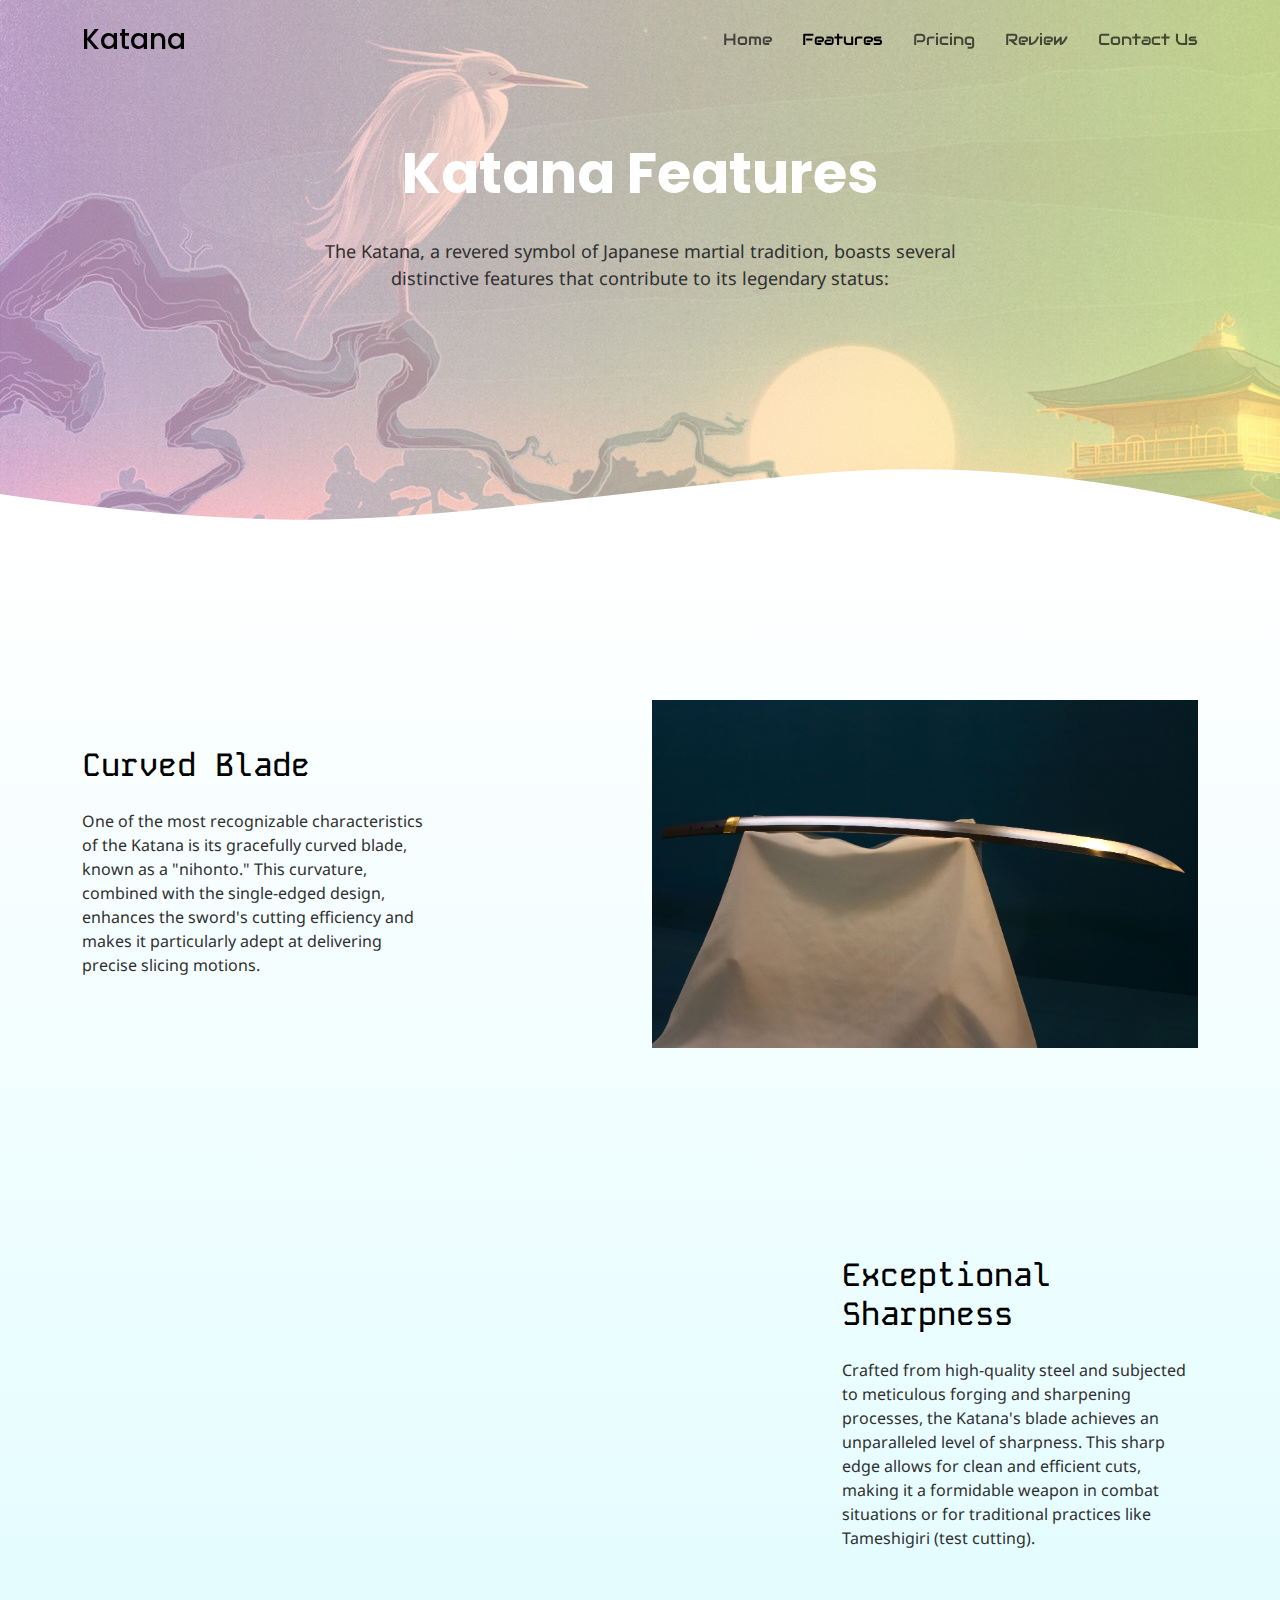
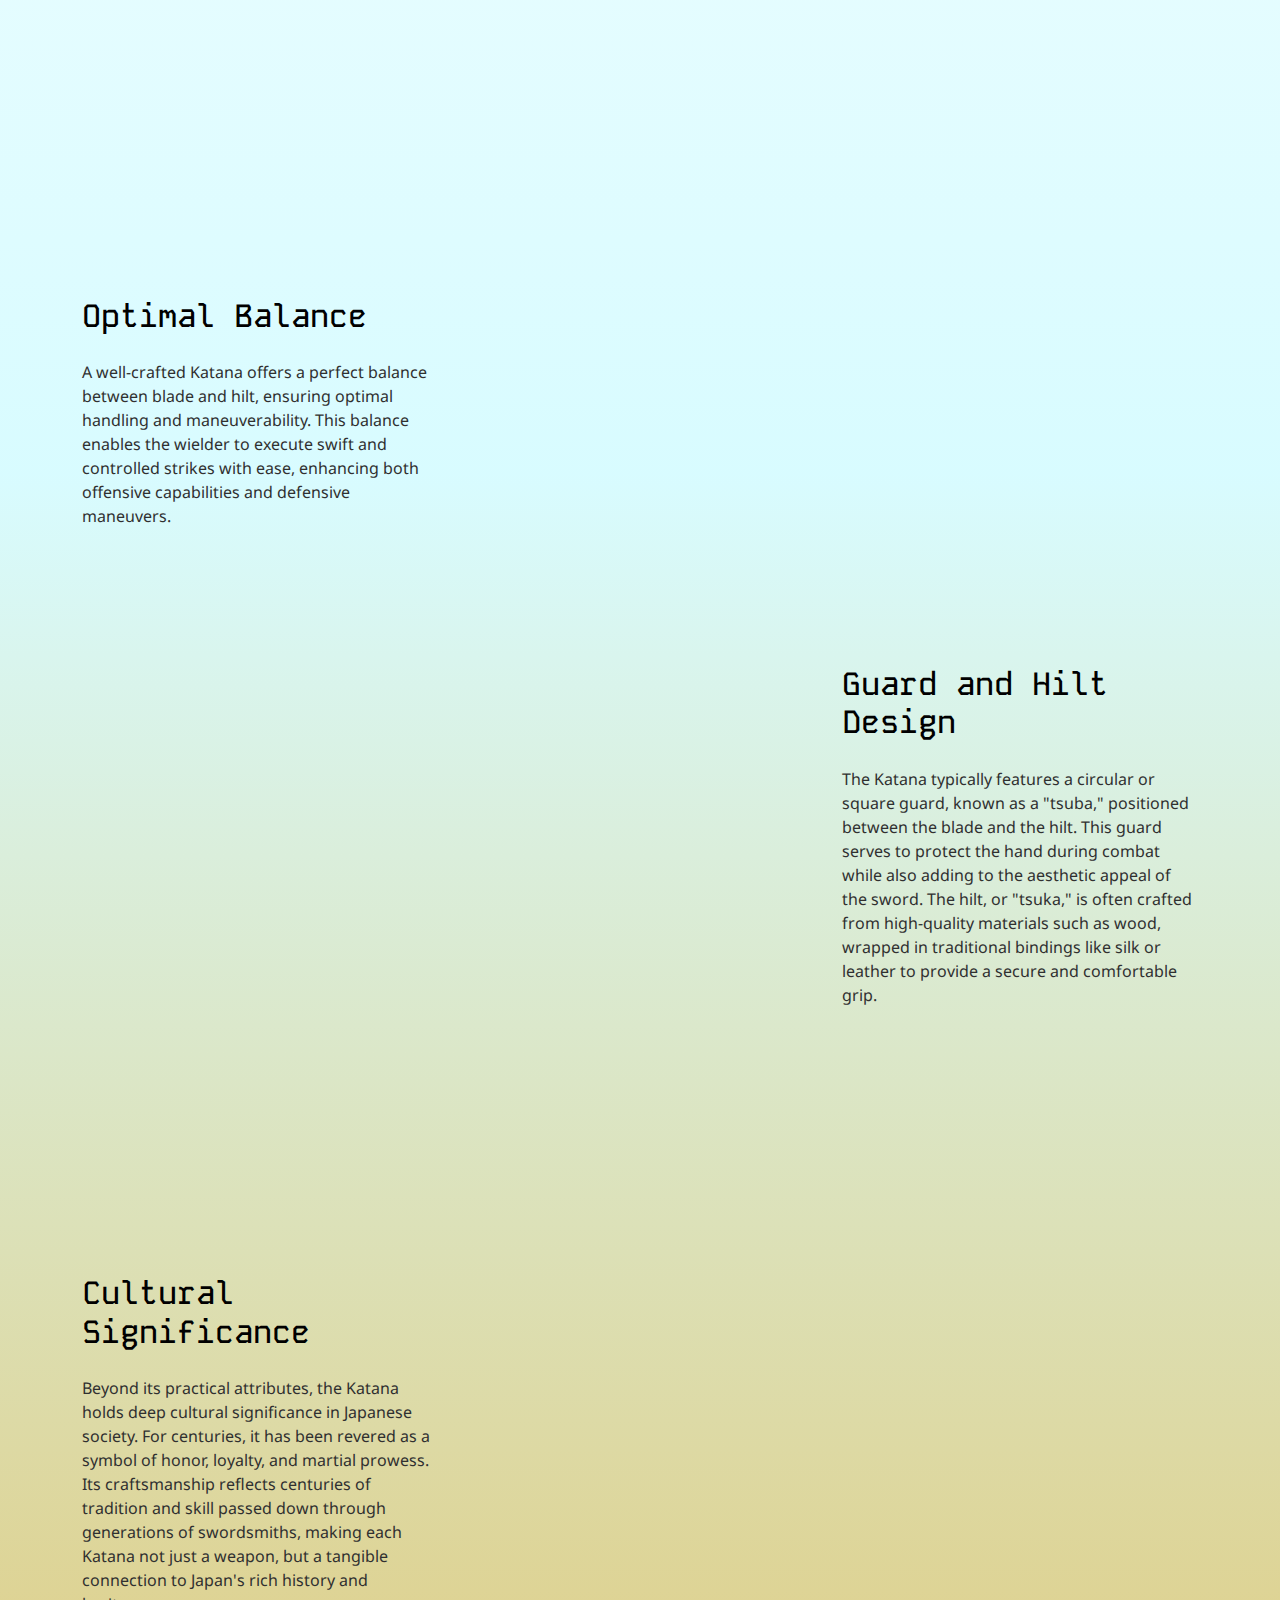
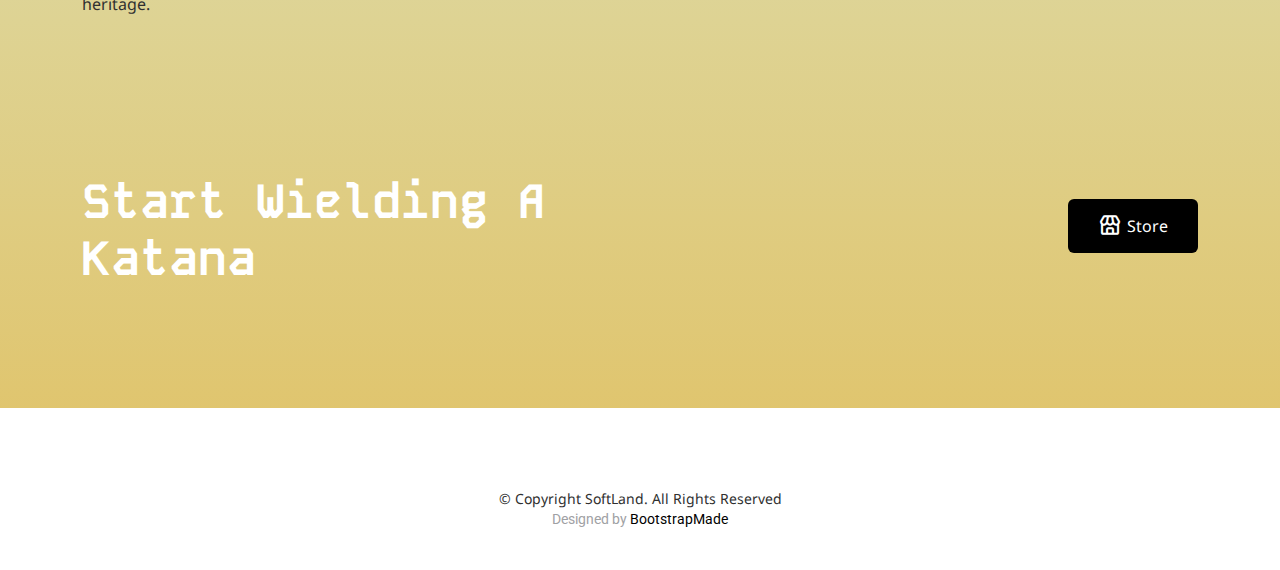
<file: features.html>
<!DOCTYPE html>
<html lang="en">

<head>
  <meta charset="utf-8">
  <meta content="width=device-width, initial-scale=1.0" name="viewport">

  <title>SoftLand Bootstrap Template - Features</title>
  <meta content="" name="description">
  <meta content="" name="keywords">

  <!-- Favicons -->
  <link href="assets/img/favicon.png" rel="icon">
  <link href="assets/img/apple-touch-icon.png" rel="apple-touch-icon">

  <!-- Google Fonts -->
  <link href="https://fonts.googleapis.com/css?family=Roboto:300,300i,400,400i,500,500i,600,600i,700,700i|Poppins:300,300i,400,400i,500,500i,600,600i,700,700i" rel="stylesheet">
  <link href="https://fonts.googleapis.com/css2?family=Kode+Mono:wght@400..700&display=swap" rel="stylesheet">
  <link href="https://fonts.googleapis.com/css2?family=Audiowide&display=swap" rel="stylesheet">
  <link href="https://fonts.googleapis.com/css2?family=Noto+Sans:ital,wght@0,100..900;1,100..900&display=swap" rel="stylesheet">
  <!-- Vendor CSS Files -->
  <link href="assets/vendor/aos/aos.css" rel="stylesheet">
  <link href="assets/vendor/bootstrap/css/bootstrap.min.css" rel="stylesheet">
  <link href="assets/vendor/bootstrap-icons/bootstrap-icons.css" rel="stylesheet">
  <link href="assets/vendor/boxicons/css/boxicons.min.css" rel="stylesheet">
  <link href="assets/vendor/swiper/swiper-bundle.min.css" rel="stylesheet">

  <!-- Template Main CSS File -->
  <link href="assets/css/style.css" rel="stylesheet">

  <!-- =======================================================
  * Template Name: SoftLand
  * Template URL: https://bootstrapmade.com/softland-bootstrap-app-landing-page-template/
  * Updated: Mar 17 2024 with Bootstrap v5.3.3
  * Author: BootstrapMade.com
  * License: https://bootstrapmade.com/license/
  ======================================================== -->
</head>

<body>

  <!-- ======= Header ======= -->
  <header id="header" class="fixed-top d-flex align-items-center">
    <div class="container d-flex justify-content-between align-items-center">

      <div class="logo">
        <h1><a href="index.html">Katana</a></h1>
        <!-- Uncomment below if you prefer to use an image logo -->
        <!-- <a href="index.html"><img src="assets/img/logo.png" alt="" class="img-fluid"></a>-->
      </div>

      <nav id="navbar" class="navbar">
        <ul>
          <li><a class="" href="index.html">Home</a></li>
          <li><a class="active" href="features.html">Features</a></li>
          <li><a href="pricing.html">Pricing</a></li>
          <li><a href="blog.html">Review</a></li>
          <li><a href="contact.html">Contact Us</a></li>
        </ul>
        <i class="bi bi-list mobile-nav-toggle"></i>
      </nav><!-- .navbar -->

    </div>
  </header><!-- End Header -->

 

    <!-- ======= Features Section ======= -->

    <section class="hero-section inner-page">
      <div class="wave">

        <svg width="1920px" height="265px" viewBox="0 0 1920 265" version="1.1" xmlns="http://www.w3.org/2000/svg" xmlns:xlink="http://www.w3.org/1999/xlink">
          <g id="Page-1" stroke="none" stroke-width="1" fill="none" fill-rule="evenodd">
            <g id="Apple-TV" transform="translate(0.000000, -402.000000)" fill="#FFFFFF">
              <path d="M0,439.134243 C175.04074,464.89273 327.944386,477.771974 458.710937,477.771974 C654.860765,477.771974 870.645295,442.632362 1205.9828,410.192501 C1429.54114,388.565926 1667.54687,411.092417 1920,477.771974 L1920,667 L1017.15166,667 L0,667 L0,439.134243 Z" id="Path"></path>
            </g>
          </g>
        </svg>

      </div>

      <div class="container">
        <div class="row align-items-center">
          <div class="col-12">
            <div class="row justify-content-center">
              <div class="col-md-7 text-center hero-text">
                <h1 data-aos="fade-up" data-aos-delay="">Katana Features</h1>
                <p class="mb-5" data-aos="fade-up" data-aos-delay="100">The Katana, a revered symbol of Japanese martial tradition, boasts several distinctive features that contribute to its legendary status:</p>
              </div>
            </div>
          </div>
        </div>
      </div>
  
    </section>
  <main id="main2">
    <br><br>
    <section class="section pb-0">
      <div class="container">
        <div class="row align-items-center">
          <div class="col-md-4 me-auto">
            <h2 class="mb-4">Curved Blade</h2>
            <p class="mb-4">One of the most recognizable characteristics of the Katana is its gracefully curved blade, known as a "nihonto." This curvature, combined with the single-edged design, enhances the sword's cutting efficiency and makes it particularly adept at delivering precise slicing motions.</p>
          </div>
          <div class="col-md-6" data-aos="fade-left">
            <img src="assets/img/curve Katana.jpg" alt="Image" class="img-fluid">
          </div>
        </div>
      </div>
    </section>

    <section class="section">
      <div class="container">
        <div class="row align-items-center">
          <div class="col-md-4 ms-auto order-2">
            <h2 class="mb-4">Exceptional Sharpness</h2>
            <p class="mb-4">Crafted from high-quality steel and subjected to meticulous forging and sharpening processes, the Katana's blade achieves an unparalleled level of sharpness. This sharp edge allows for clean and efficient cuts, making it a formidable weapon in combat situations or for traditional practices like Tameshigiri (test cutting).</p>
             
          </div>
          <div class="col-md-6" data-aos="fade-right">
            <img src="assets/img/sharp.png" alt="Image" class="img-fluid">
          </div>
        </div>
      </div>
    </section>

    <section class="section pb-0">
      <div class="container">
        <div class="row align-items-center">
          <div class="col-md-4 me-auto">
            <h2 class="mb-4">Optimal Balance</h2>
            <p class="mb-4">A well-crafted Katana offers a perfect balance between blade and hilt, ensuring optimal handling and maneuverability. This balance enables the wielder to execute swift and controlled strikes with ease, enhancing both offensive capabilities and defensive maneuvers.</p>
             
          </div>
          <div class="col-md-6" data-aos="fade-left">
            <img src="assets/img/balance.jpg" alt="Image" class="img-fluid">
          </div>
        </div>
      </div>
    </section>

    <section class="section">
      <div class="container">
        <div class="row align-items-center">
          <div class="col-md-4 ms-auto order-2">
            <h2 class="mb-4">Guard and Hilt Design</h2>
            <p class="mb-4">The Katana typically features a circular or square guard, known as a "tsuba," positioned between the blade and the hilt. This guard serves to protect the hand during combat while also adding to the aesthetic appeal of the sword. The hilt, or "tsuka," is often crafted from high-quality materials such as wood, wrapped in traditional bindings like silk or leather to provide a secure and comfortable grip.</p>
             
          </div>
          <div class="col-md-6" data-aos="fade-right">
            <img src="assets/img/hilt.png" alt="Image" class="img-fluid">
          </div>
        </div>
      </div>
    </section>

    <section class="section pb-0">
      <div class="container">
        <div class="row align-items-center">
          <div class="col-md-4 me-auto">
            <h2 class="mb-4">Cultural Significance</h2>
            <p class="mb-4">Beyond its practical attributes, the Katana holds deep cultural significance in Japanese society. For centuries, it has been revered as a symbol of honor, loyalty, and martial prowess. Its craftsmanship reflects centuries of tradition and skill passed down through generations of swordsmiths, making each Katana not just a weapon, but a tangible connection to Japan's rich history and heritage.</p>
             
          </div>
          <div class="col-md-6" data-aos="fade-left">
            <img src="assets/img/hisoty.jpg" alt="Image" class="img-fluid">
          </div>
        </div>
      </div>
    </section>

    <!-- ======= CTA Section ======= -->
    <section class="section cta-section">
      <div class="container">
        <div class="row align-items-center">
          <div class="col-md-6 me-auto text-center text-md-start mb-5 mb-md-0">
            <h2>Start Wielding A Katana </h2>
          </div>
          <div class="col-md-5 text-center text-md-end">
            <p><a href="index.html" class="btn d-inline-flex align-items-center"><i class="bx bx-store"></i><span>Store</span></a> </p>
          </div>
        </div>
      </div>
    </section><!-- End CTA Section -->

    
  </main><!-- End #main -->

  <!-- ======= Footer ======= -->
  <footer class="footer" role="contentinfo">
    <div class="container">

      <div class="row justify-content-center text-center">
        <div class="col-md-7">
          <p class="copyright">&copy; Copyright SoftLand. All Rights Reserved</p>
          <div class="credits">
            <!--
            All the links in the footer should remain intact.
            You can delete the links only if you purchased the pro version.
            Licensing information: https://bootstrapmade.com/license/
            Purchase the pro version with working PHP/AJAX contact form: https://bootstrapmade.com/buy/?theme=SoftLand
          -->
            Designed by <a href="https://bootstrapmade.com/">BootstrapMade</a>
          </div>
        </div>
      </div>

    </div>
  </footer>

  <a href="#" class="back-to-top d-flex align-items-center justify-content-center"><i class="bi bi-arrow-up-short"></i></a>

  <!-- Vendor JS Files -->
  <script src="assets/vendor/aos/aos.js"></script>
  <script src="assets/vendor/bootstrap/js/bootstrap.bundle.min.js"></script>
  <script src="assets/vendor/swiper/swiper-bundle.min.js"></script>
  <script src="assets/vendor/php-email-form/validate.js"></script>

  <!-- Template Main JS File -->
  <script src="assets/js/main.js"></script>

</body>

</html>
</file>
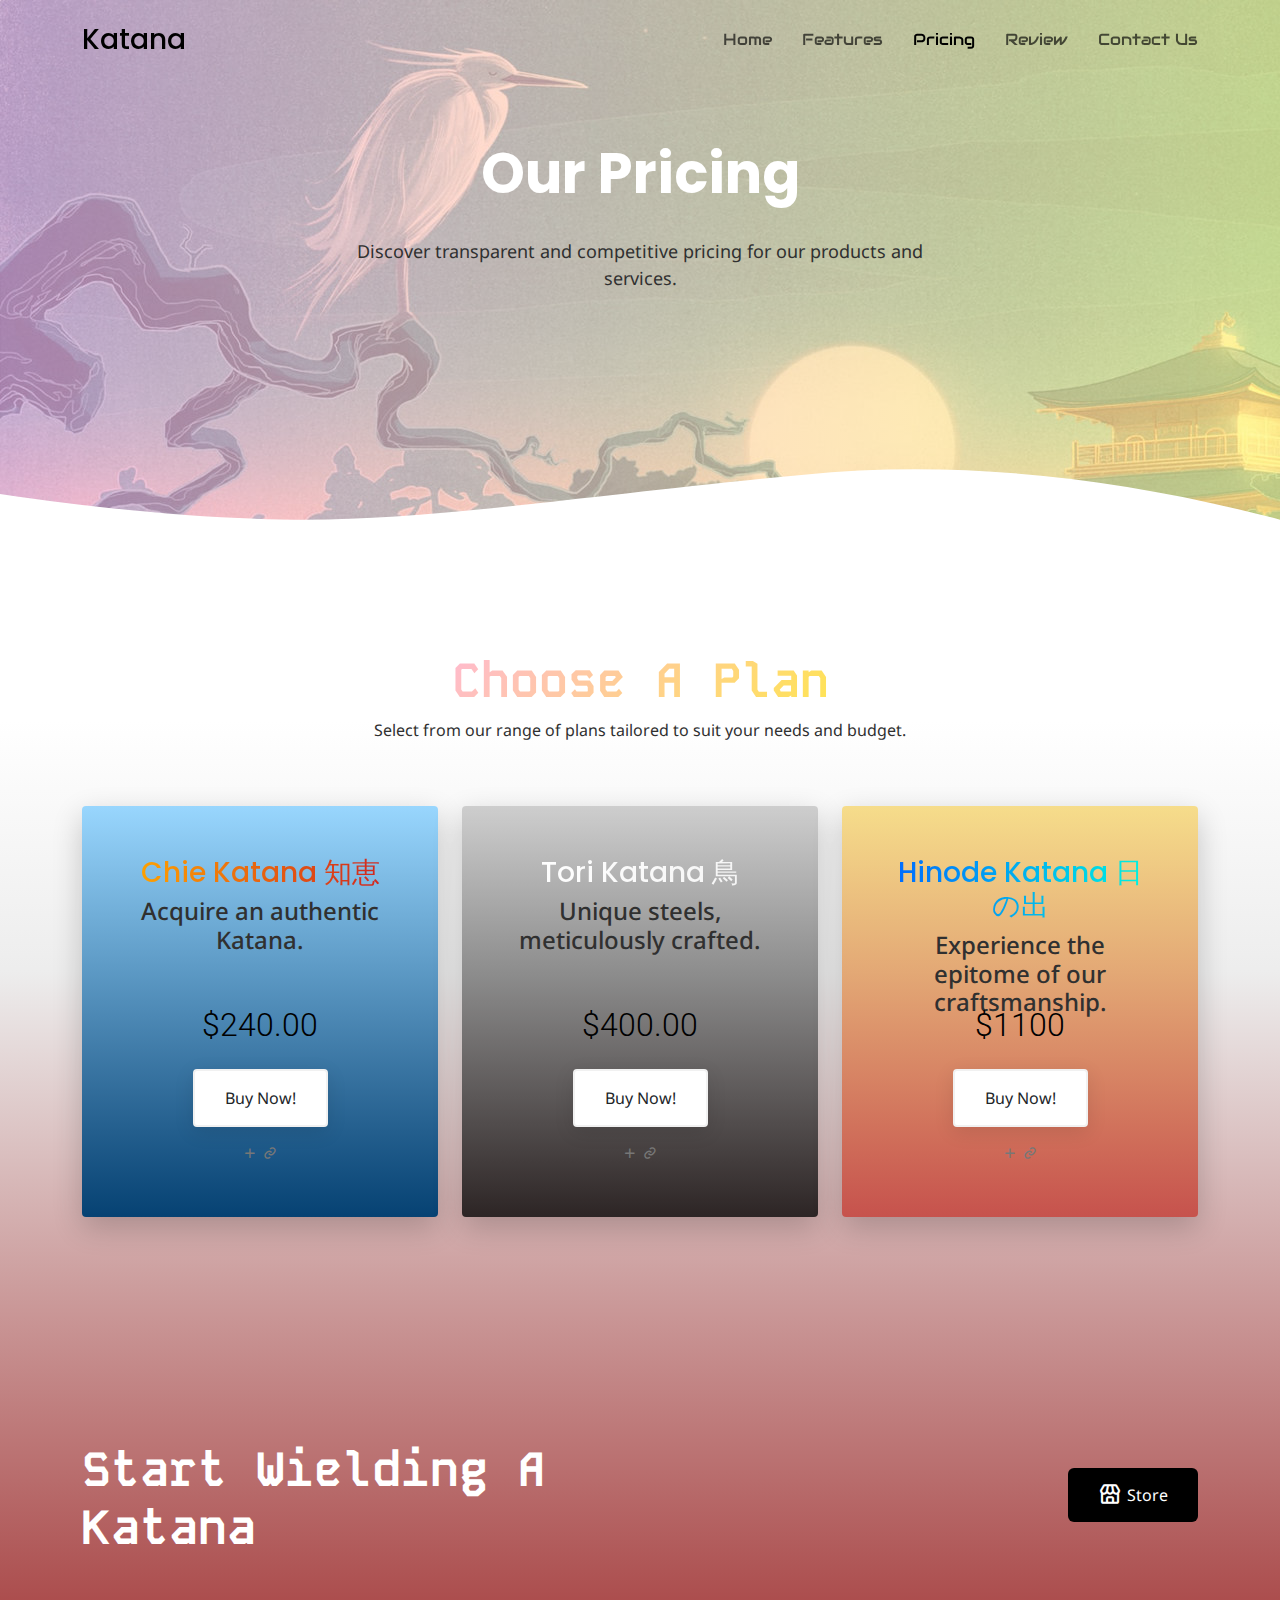
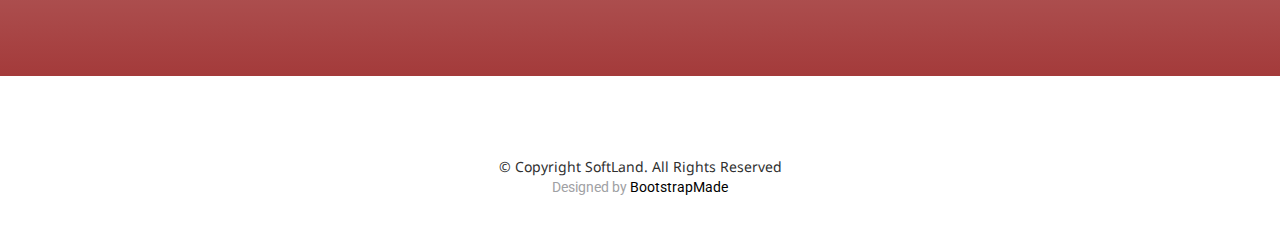
<file: pricing.html>
<!DOCTYPE html>
<html lang="en">

<head>
  <meta charset="utf-8">
  <meta content="width=device-width, initial-scale=1.0" name="viewport">

  <title>SoftLand Bootstrap Template - Pricing</title>
  <meta content="" name="description">
  <meta content="" name="keywords">

  <!-- Favicons -->
  <link href="assets/img/favicon.png" rel="icon">
  <link href="assets/img/apple-touch-icon.png" rel="apple-touch-icon">

  <!-- Google Fonts -->
  <link
    href="https://fonts.googleapis.com/css?family=Roboto:300,300i,400,400i,500,500i,600,600i,700,700i|Poppins:300,300i,400,400i,500,500i,600,600i,700,700i"
    rel="stylesheet">
  <link href="https://fonts.googleapis.com/css2?family=Kode+Mono:wght@400..700&display=swap" rel="stylesheet">
  <link href="https://fonts.googleapis.com/css2?family=Audiowide&display=swap" rel="stylesheet">
  <link href="https://fonts.googleapis.com/css2?family=Noto+Sans:ital,wght@0,100..900;1,100..900&display=swap"
    rel="stylesheet">
  <!-- Vendor CSS Files -->
  <link href="assets/vendor/aos/aos.css" rel="stylesheet">
  <link href="assets/vendor/bootstrap/css/bootstrap.min.css" rel="stylesheet">
  <link href="assets/vendor/bootstrap-icons/bootstrap-icons.css" rel="stylesheet">
  <link href="assets/vendor/boxicons/css/boxicons.min.css" rel="stylesheet">
  <link href="assets/vendor/swiper/swiper-bundle.min.css" rel="stylesheet">
  <link href="assets/vendor/glightbox/css/glightbox.min.css" rel="stylesheet">

  <!-- Template Main CSS File -->
  <link href="assets/css/style.css" rel="stylesheet">

  <!-- =======================================================
  * Template Name: SoftLand
  * Template URL: https://bootstrapmade.com/softland-bootstrap-app-landing-page-template/
  * Updated: Mar 17 2024 with Bootstrap v5.3.3
  * Author: BootstrapMade.com
  * License: https://bootstrapmade.com/license/
  ======================================================== -->
</head>

<body>

  <!-- ======= Header ======= -->
  <header id="header" class="fixed-top d-flex align-items-center">
    <div class="container d-flex justify-content-between align-items-center">

      <div class="logo">
        <h1><a href="index.html">Katana</a></h1>
        <!-- Uncomment below if you prefer to use an image logo -->
        <!-- <a href="index.html"><img src="assets/img/logo.png" alt="" class="img-fluid"></a>-->
      </div>

      <nav id="navbar" class="navbar">
        <ul>
          <li><a class="" href="index.html">Home</a></li>
          <li><a href="features.html">Features</a></li>
          <li><a class="active" href="pricing.html">Pricing</a></li>
          <li><a href="blog.html">Review</a></li>
          <li><a href="contact.html">Contact Us</a></li>
        </ul>
        <i class="bi bi-list mobile-nav-toggle"></i>
      </nav><!-- .navbar -->

    </div>
  </header><!-- End Header -->

  <main id="main3">

    <!-- ======= FeatPricingures Section ======= -->
    <div class="hero-section inner-page">
      <div class="wave">

        <svg width="1920px" height="265px" viewBox="0 0 1920 265" version="1.1" xmlns="http://www.w3.org/2000/svg"
          xmlns:xlink="http://www.w3.org/1999/xlink">
          <g id="Page-1" stroke="none" stroke-width="1" fill="none" fill-rule="evenodd">
            <g id="Apple-TV" transform="translate(0.000000, -402.000000)" fill="#FFFFFF">
              <path
                d="M0,439.134243 C175.04074,464.89273 327.944386,477.771974 458.710937,477.771974 C654.860765,477.771974 870.645295,442.632362 1205.9828,410.192501 C1429.54114,388.565926 1667.54687,411.092417 1920,477.771974 L1920,667 L1017.15166,667 L0,667 L0,439.134243 Z"
                id="Path"></path>
            </g>
          </g>
        </svg>

      </div>

      <div class="container">
        <div class="row align-items-center">
          <div class="col-12">
            <div class="row justify-content-center">
              <div class="col-md-7 text-center hero-text">
                <h1 data-aos="fade-up" data-aos-delay="">Our Pricing</h1>
                <p class="mb-5" data-aos="fade-up" data-aos-delay="100">Discover transparent and competitive pricing for
                  our products and services.</p>
              </div>
            </div>
          </div>
        </div>
      </div>

    </div>

    <section class="section">
      <div class="container">

        <div class="row justify-content-center text-center">
          <div class="col-md-7 mb-5">
            <h2 class="section-heading">Choose A Plan</h2>
            <p>Select from our range of plans tailored to suit your needs and budget.</p>
          </div>
        </div>
        <div class="row align-items-stretch">

          <div class="col-lg-4 mb-4 mb-lg-0">
            <div class="pricing h-100 text-center oceanback">
              <h3 class="blue">Chie Katana 知恵</h3>

              <h4> 
                Acquire an authentic Katana. </h4>
                <h4>&nbsp;</h4>
                <div class="price-cta">
                  
                  <strong class="price">$240.00</strong>
                  <p><a href="https://katana-sword.com/products/chie-katana" class="btn btn-white">Buy Now!</a></p>
                  <a href="assets/img/EntryLvl.webp" data-gallery="portfolioGallery" class="portfolio-lightbox"
                    title="Chie Katana 知恵"><i class="bx bx-plus"></i></a>
                  <a href="pricingentrylvl.html" class="portfolio-details-lightbox" data-glightbox="type: external"
                    title="Portfolio Details"><i class="bx bx-link"></i></a>
                </div>
              </div>
            </div>
            <div class="col-lg-4 mb-4 mb-lg-0">
              <div class="pricing h-100 text-center silveryback">
                <h3 class="silver">Tori Katana 鳥</h3>
                <h4>Unique steels, meticulously crafted.
                </h4>
                <div class="price-cta">
                  <strong class="price">$400.00</strong>
                  <p><a href="https://katana-sword.com/products/tori-katana" class="btn btn-white">Buy Now!</a></p>
                  <a href="assets/img/midrange.webp" data-gallery="portfolioGallery" class="portfolio-lightbox"
                    title="Tori Katana 鳥"><i class="bx bx-plus"></i></a>
                  <a href="pricingmidrange.html" class="portfolio-details-lightbox" data-glightbox="type: external"
                    title="Portfolio Details"><i class="bx bx-link"></i></a>
                </div>
              </div>
            </div>
            <div class="col-lg-4 mb-4 mb-lg-0">
              <div class="pricing h-100 text-center fireyback">
                <h3 class="fire">Hinode Katana 日の出</h3>
                <h4>Experience the epitome of our craftsmanship.
                </h4>
                <div class="price-cta">
                  <strong class="price">$1100</strong>
                  <p><a href="https://katana-sword.com/products/katana-hinode?_pos=4&_fid=447332a75&_ss=c" class="btn btn-white">Buy Now!</a></p>
                  <a href="assets/img/highend.webp" data-gallery="portfolioGallery" class="portfolio-lightbox"
                    title="Hinode Katana 日の出"><i class="bx bx-plus"></i></a>
                  <a href="pricinghighend.html" class="portfolio-details-lightbox" data-glightbox="type: external"
                    title="Portfolio Details"><i class="bx bx-link"></i></a>
                </div>
              </div>
            </div>
          </div>
        </div>
    </section>


    <!-- ======= CTA Section ======= -->
    <section class="section cta-section">
      <div class="container">
        <div class="row align-items-center">
          <div class="col-md-6 me-auto text-center text-md-start mb-5 mb-md-0">
            <h2>Start Wielding A Katana </h2>
          </div>
          <div class="col-md-5 text-center text-md-end">
            <p><a href="index.html" class="btn d-inline-flex align-items-center"><i
                  class="bx bx-store"></i><span>Store</span></a> </p>
          </div>
        </div>
      </div>
    </section><!-- End CTA Section -->

  </main><!-- End #main -->

  <!-- ======= Footer ======= -->
  <footer class="footer" role="contentinfo">
    <div class="container">

      <div class="row justify-content-center text-center">
        <div class="col-md-7">
          <p class="copyright">&copy; Copyright SoftLand. All Rights Reserved</p>
          <div class="credits">
            <!--
            All the links in the footer should remain intact.
            You can delete the links only if you purchased the pro version.
            Licensing information: https://bootstrapmade.com/license/
            Purchase the pro version with working PHP/AJAX contact form: https://bootstrapmade.com/buy/?theme=SoftLand
          -->
            Designed by <a href="https://bootstrapmade.com/">BootstrapMade</a>
          </div>
        </div>
      </div>

    </div>
  </footer>

  <a href="#" class="back-to-top d-flex align-items-center justify-content-center"><i
      class="bi bi-arrow-up-short"></i></a>

  <!-- Vendor JS Files -->
  <script src="assets/vendor/purecounter/purecounter_vanilla.js"></script>
  <script src="assets/vendor/aos/aos.js"></script>
  <script src="assets/vendor/bootstrap/js/bootstrap.bundle.min.js"></script>
  <script src="assets/vendor/glightbox/js/glightbox.min.js"></script>
  <script src="assets/vendor/isotope-layout/isotope.pkgd.min.js"></script>
  <script src="assets/vendor/swiper/swiper-bundle.min.js"></script>
  <script src="assets/vendor/typed.js/typed.umd.js"></script>
  <script src="assets/vendor/waypoints/noframework.waypoints.js"></script>
  <script src="assets/vendor/php-email-form/validate.js"></script>

  <!-- Template Main JS File -->
  <script src="assets/js/other.js"></script>

</body>

</html>
</file>
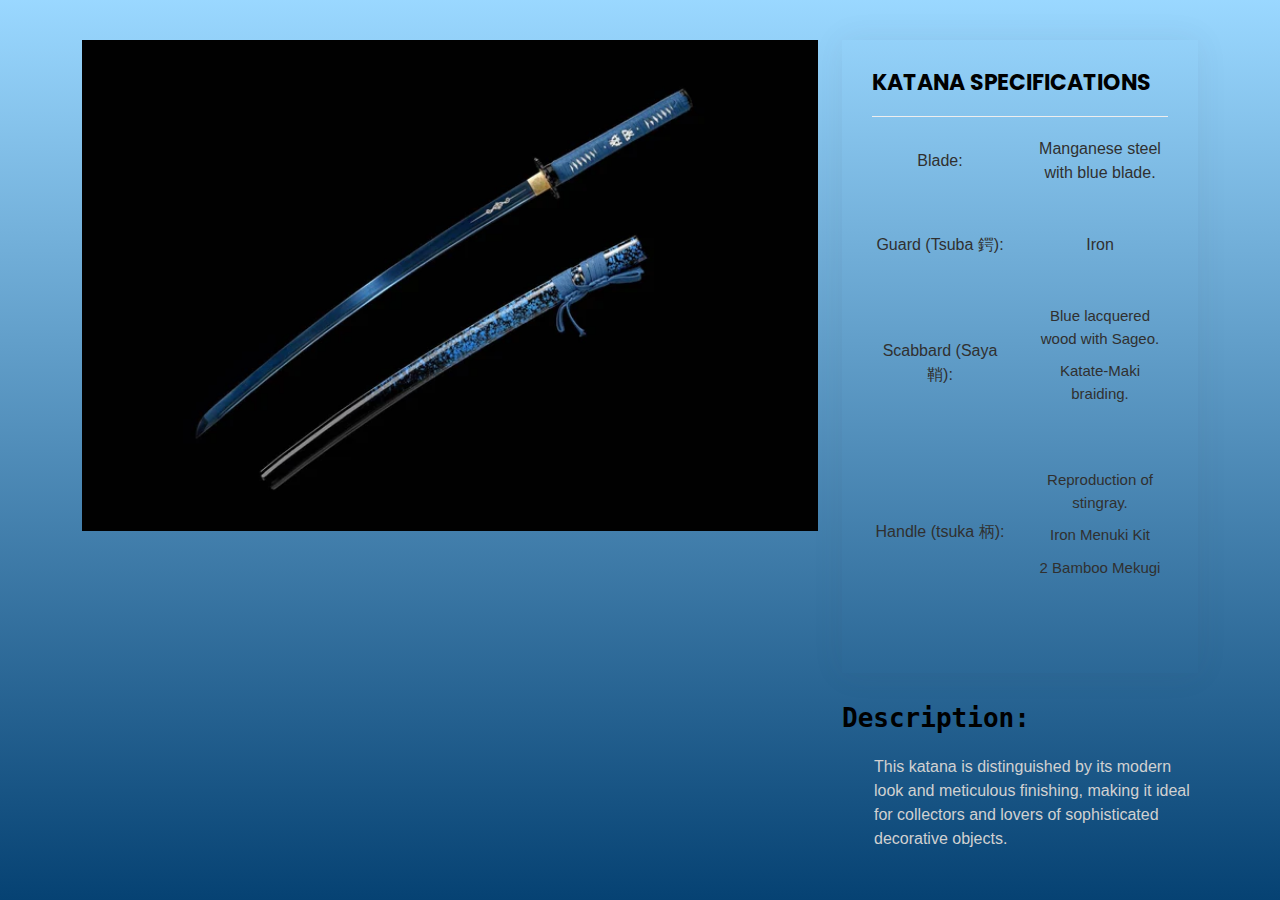
<file: pricingentrylvl.html>
<!DOCTYPE html>
<html lang="en">

<head>
  <meta charset="utf-8">
  <meta content="width=device-width, initial-scale=1.0" name="viewport">

  <title>Portfolio Details - Personal Bootstrap Template</title>
  <meta content="" name="description">
  <meta content="" name="keywords">

  <!-- Favicons -->
  <link href="assets/img/favicon.png" rel="icon">
  <link href="assets/img/apple-touch-icon.png" rel="apple-touch-icon">

  <!-- Google Fonts -->
  <link
    href="https://fonts.googleapis.com/css?family=Open+Sans:300,300i,400,400i,600,600i,700,700i|Raleway:300,300i,400,400i,500,500i,600,600i,700,700i|Poppins:300,300i,400,400i,500,500i,600,600i,700,700i"
    rel="stylesheet">

  <!-- Vendor CSS Files -->
  <link href="assets/vendor/aos/aos.css" rel="stylesheet">
  <link href="assets/vendor/bootstrap/css/bootstrap.min.css" rel="stylesheet">
  <link href="assets/vendor/bootstrap-icons/bootstrap-icons.css" rel="stylesheet">
  <link href="assets/vendor/boxicons/css/boxicons.min.css" rel="stylesheet">
  <link href="assets/vendor/glightbox/css/glightbox.min.css" rel="stylesheet">
  <link href="assets/vendor/swiper/swiper-bundle.min.css" rel="stylesheet">

  <!-- Template Main CSS File -->
  <link href="assets/css/style.css" rel="stylesheet">

  <!-- =======================================================
  * Template Name: MyResume
  * Template URL: https://bootstrapmade.com/free-html-bootstrap-template-my-resume/
  * Updated: Mar 17 2024 with Bootstrap v5.3.3
  * Author: BootstrapMade.com
  * License: https://bootstrapmade.com/license/
  ======================================================== -->
</head>

<body>

  <main id="main">

    <!-- ======= Portfolio Details Section ======= -->

    <section id="portfolio-details" class="portfolio-details oceanback">
      <div class="container">

        <div class="row gy-4">

          <div class="col-lg-8">
            <div class="portfolio-details-slider swiper">
              <div class="swiper-wrapper align-items-center">

                <div class="swiper-slide">
                  <img src="assets/img/EntryLvl.webp" alt="">
                </div>
              </div>
              <div class="swiper-pagination"></div>
            </div>
          </div>

          <div class=" col-lg-4">
            <div class="portfolio-info">
              <h3>KATANA SPECIFICATIONS</h3>
              <div class="row middlepls text-center">
                <div class="col-3 col-lg-6 mb-5">Blade:</div>
                <div class="col-9 col-lg-6 mb-5">Manganese steel with blue blade.</div>
                <div class="col-3 col-lg-6 mb-5">Guard (Tsuba 鍔):</div>
                <div class="col-9 col-lg-6 mb-5">Iron</div>
                <div class="col-3 col-lg-6 mb-5 break">Scabbard (Saya 鞘):</div>
                <div class="col-9 col-lg-6 mb-5">
                  <ul>
                    <li>

                      Blue lacquered wood with Sageo.</li>
                    <li>Katate-Maki braiding.</li>
                  </ul>
                </div>
                <div class="col-3 col-lg-6 mb-5">Handle (tsuka 柄):</div>
                <div class="col-9 col-lg-6 mb-5 centerpls">
                  <ul>
                    <li>
                      Reproduction of stingray.</li>
                    <li>Iron Menuki Kit</li>
                    <li>2 Bamboo Mekugi</li>
                  </ul>
                </div>
              </div>
            </div>
            <div class="portfolio-description white">
              <h2>Description:</h2>
              <ul>
                This katana is distinguished by its modern look and meticulous finishing, making it ideal for collectors and lovers of sophisticated decorative objects.
              </ul>
            </div>
          </div>

        </div>

      </div>
    </section><!-- End Portfolio Details Section -->

  </main><!-- End #main -->

  <div id="preloader"></div>
  <a href="#" class="back-to-top d-flex align-items-center justify-content-center"><i
      class="bi bi-arrow-up-short"></i></a>

  <!-- Vendor JS Files -->
  <script src="assets/vendor/purecounter/purecounter_vanilla.js"></script>
  <script src="assets/vendor/aos/aos.js"></script>
  <script src="assets/vendor/bootstrap/js/bootstrap.bundle.min.js"></script>
  <script src="assets/vendor/glightbox/js/glightbox.min.js"></script>
  <script src="assets/vendor/isotope-layout/isotope.pkgd.min.js"></script>
  <script src="assets/vendor/swiper/swiper-bundle.min.js"></script>
  <script src="assets/vendor/typed.js/typed.umd.js"></script>
  <script src="assets/vendor/waypoints/noframework.waypoints.js"></script>
  <script src="assets/vendor/php-email-form/validate.js"></script>

  <!-- Template Main JS File -->
  <script src="assets/js/other.js"></script>

</body>

</html>
</file>
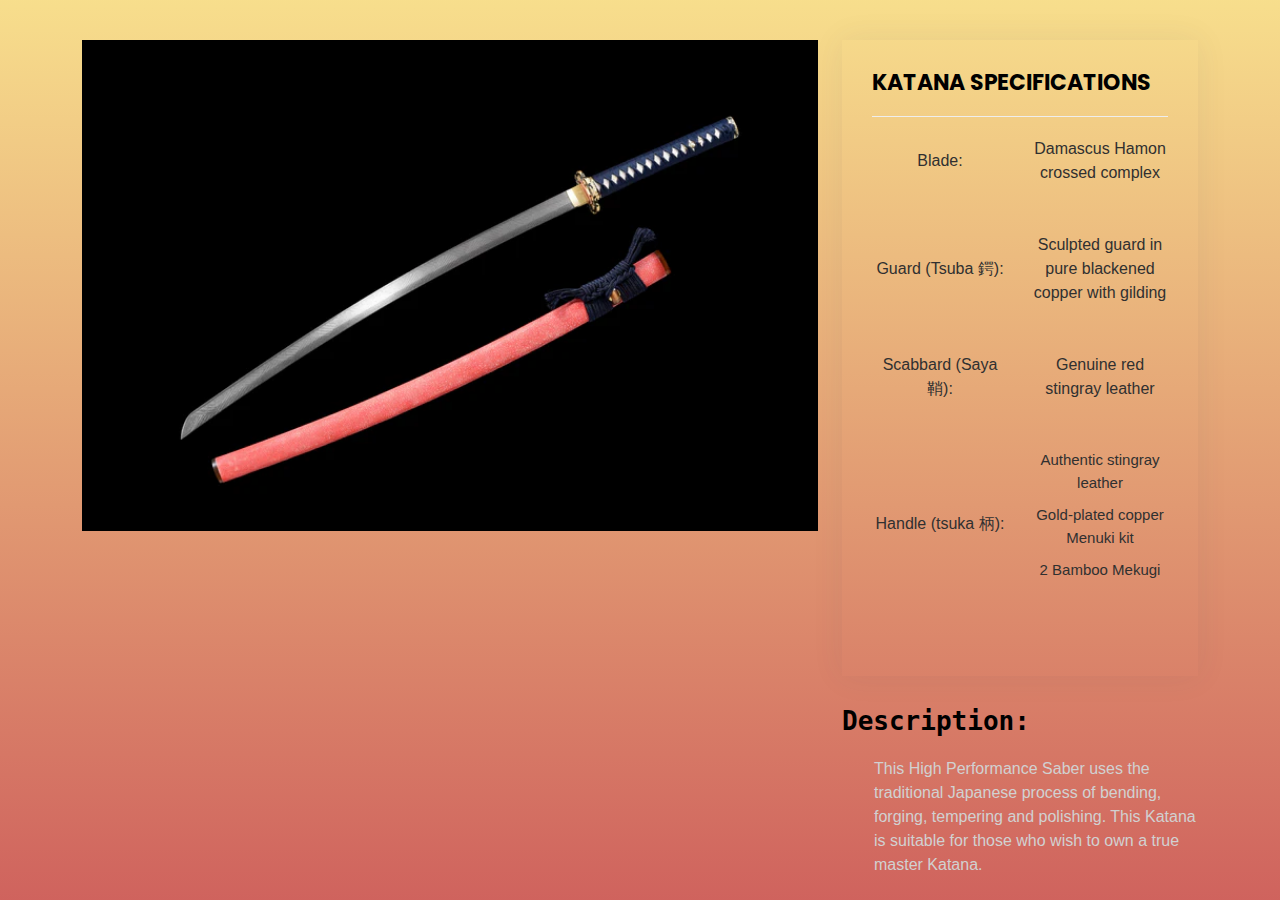
<file: pricinghighend.html>
<!DOCTYPE html>
<html lang="en">

<head>
  <meta charset="utf-8">
  <meta content="width=device-width, initial-scale=1.0" name="viewport">

  <title>Portfolio Details - Personal Bootstrap Template</title>
  <meta content="" name="description">
  <meta content="" name="keywords">

  <!-- Favicons -->
  <link href="assets/img/favicon.png" rel="icon">
  <link href="assets/img/apple-touch-icon.png" rel="apple-touch-icon">

  <!-- Google Fonts -->
  <link
    href="https://fonts.googleapis.com/css?family=Open+Sans:300,300i,400,400i,600,600i,700,700i|Raleway:300,300i,400,400i,500,500i,600,600i,700,700i|Poppins:300,300i,400,400i,500,500i,600,600i,700,700i"
    rel="stylesheet">

  <!-- Vendor CSS Files -->
  <link href="assets/vendor/aos/aos.css" rel="stylesheet">
  <link href="assets/vendor/bootstrap/css/bootstrap.min.css" rel="stylesheet">
  <link href="assets/vendor/bootstrap-icons/bootstrap-icons.css" rel="stylesheet">
  <link href="assets/vendor/boxicons/css/boxicons.min.css" rel="stylesheet">
  <link href="assets/vendor/glightbox/css/glightbox.min.css" rel="stylesheet">
  <link href="assets/vendor/swiper/swiper-bundle.min.css" rel="stylesheet">

  <!-- Template Main CSS File -->
  <link href="assets/css/style.css" rel="stylesheet">

  <!-- =======================================================
  * Template Name: MyResume
  * Template URL: https://bootstrapmade.com/free-html-bootstrap-template-my-resume/
  * Updated: Mar 17 2024 with Bootstrap v5.3.3
  * Author: BootstrapMade.com
  * License: https://bootstrapmade.com/license/
  ======================================================== -->
</head>

<body>

  <main id="main">

    <!-- ======= Portfolio Details Section ======= -->

    <section id="portfolio-details" class="portfolio-details fireyback">
      <div class="container">

        <div class="row gy-4">

          <div class="col-lg-8">
            <div class="portfolio-details-slider swiper">
              <div class="swiper-wrapper align-items-center">

                <div class="swiper-slide">
                  <img src="assets/img/highend.webp" alt="">
                </div>
              </div>
              <div class="swiper-pagination"></div>
            </div>
          </div>

          <div class=" col-lg-4">
            <div class="portfolio-info">
              <h3>KATANA SPECIFICATIONS</h3>
              <div class="row middlepls text-center">
                <div class="col-3 col-lg-6 mb-5">Blade:</div>
                <div class="col-9 col-lg-6 mb-5">Damascus Hamon crossed complex</div>
                <div class="col-3 col-lg-6 mb-5">Guard (Tsuba 鍔):</div>
                <div class="col-9 col-lg-6 mb-5">
                  Sculpted guard in pure blackened copper with gilding</div>
                <div class="col-3 col-lg-6 mb-5 break">Scabbard (Saya 鞘):</div>
                <div class="col-9 col-lg-6 mb-5">
                  Genuine red stingray leather
                </div>
                <div class="col-3 col-lg-6 mb-5">Handle (tsuka 柄):</div>
                <div class="col-9 col-lg-6 mb-5 centerpls">
                  <ul>
                    <li>Authentic stingray leather</li>
                    <li>Gold-plated copper Menuki kit</li>
                    <li>2 Bamboo Mekugi</li>
                  </ul>
                </div>
              </div>
            </div>
            <div class="portfolio-description white">
              <h2>Description:</h2>
              <ul>
                This High Performance Saber uses the traditional Japanese process of bending, forging, tempering and polishing. This Katana is suitable for those who wish to own a true master Katana.
              </ul>
            </div>
          </div>

        </div>

      </div>
    </section><!-- End Portfolio Details Section -->

  </main><!-- End #main -->

  <div id="preloader"></div>
  <a href="#" class="back-to-top d-flex align-items-center justify-content-center"><i
      class="bi bi-arrow-up-short"></i></a>

  <!-- Vendor JS Files -->
  <script src="assets/vendor/purecounter/purecounter_vanilla.js"></script>
  <script src="assets/vendor/aos/aos.js"></script>
  <script src="assets/vendor/bootstrap/js/bootstrap.bundle.min.js"></script>
  <script src="assets/vendor/glightbox/js/glightbox.min.js"></script>
  <script src="assets/vendor/isotope-layout/isotope.pkgd.min.js"></script>
  <script src="assets/vendor/swiper/swiper-bundle.min.js"></script>
  <script src="assets/vendor/typed.js/typed.umd.js"></script>
  <script src="assets/vendor/waypoints/noframework.waypoints.js"></script>
  <script src="assets/vendor/php-email-form/validate.js"></script>

  <!-- Template Main JS File -->
  <script src="assets/js/other.js"></script>

</body>

</html>
</file>
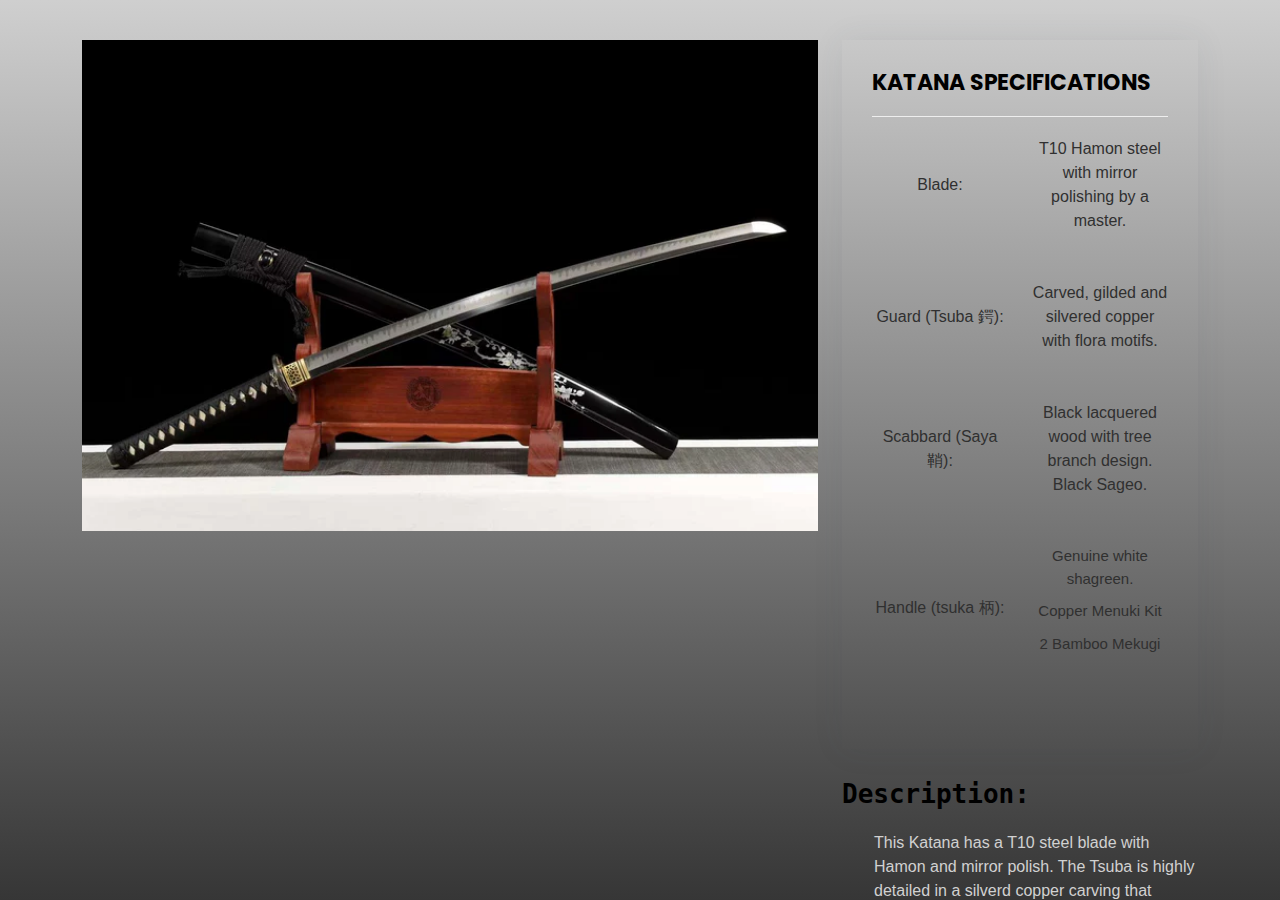
<file: pricingmidrange.html>
<!DOCTYPE html>
<html lang="en">

<head>
  <meta charset="utf-8">
  <meta content="width=device-width, initial-scale=1.0" name="viewport">

  <title>Portfolio Details - Personal Bootstrap Template</title>
  <meta content="" name="description">
  <meta content="" name="keywords">

  <!-- Favicons -->
  <link href="assets/img/favicon.png" rel="icon">
  <link href="assets/img/apple-touch-icon.png" rel="apple-touch-icon">

  <!-- Google Fonts -->
  <link
    href="https://fonts.googleapis.com/css?family=Open+Sans:300,300i,400,400i,600,600i,700,700i|Raleway:300,300i,400,400i,500,500i,600,600i,700,700i|Poppins:300,300i,400,400i,500,500i,600,600i,700,700i"
    rel="stylesheet">

  <!-- Vendor CSS Files -->
  <link href="assets/vendor/aos/aos.css" rel="stylesheet">
  <link href="assets/vendor/bootstrap/css/bootstrap.min.css" rel="stylesheet">
  <link href="assets/vendor/bootstrap-icons/bootstrap-icons.css" rel="stylesheet">
  <link href="assets/vendor/boxicons/css/boxicons.min.css" rel="stylesheet">
  <link href="assets/vendor/glightbox/css/glightbox.min.css" rel="stylesheet">
  <link href="assets/vendor/swiper/swiper-bundle.min.css" rel="stylesheet">

  <!-- Template Main CSS File -->
  <link href="assets/css/style.css" rel="stylesheet">

  <!-- =======================================================
  * Template Name: MyResume
  * Template URL: https://bootstrapmade.com/free-html-bootstrap-template-my-resume/
  * Updated: Mar 17 2024 with Bootstrap v5.3.3
  * Author: BootstrapMade.com
  * License: https://bootstrapmade.com/license/
  ======================================================== -->
</head>

<body>

  <main id="main">

    <!-- ======= Portfolio Details Section ======= -->

    <section id="portfolio-details" class="portfolio-details silveryback">
      <div class="container">

        <div class="row gy-4">

          <div class="col-lg-8">
            <div class="portfolio-details-slider swiper">
              <div class="swiper-wrapper align-items-center">

                <div class="swiper-slide">
                  <img src="assets/img/midrange.webp" alt="">
                </div>
              </div>
              <div class="swiper-pagination"></div>
            </div>
          </div>

          <div class=" col-lg-4">
            <div class="portfolio-info">
              <h3>KATANA SPECIFICATIONS</h3>
              <div class="row middlepls text-center">
                <div class="col-3 col-lg-6 mb-5">Blade:</div>
                <div class="col-9 col-lg-6 mb-5">T10 Hamon steel with mirror polishing by a master.</div>
                <div class="col-3 col-lg-6 mb-5">Guard (Tsuba 鍔):</div>
                <div class="col-9 col-lg-6 mb-5">Carved, gilded and silvered copper with flora motifs.</div>
                <div class="col-3 col-lg-6 mb-5 break">Scabbard (Saya 鞘):</div>
                <div class="col-9 col-lg-6 mb-5">
                  Black lacquered wood with tree branch design. Black Sageo.
                </div>
                <div class="col-3 col-lg-6 mb-5">Handle (tsuka 柄):</div>
                <div class="col-9 col-lg-6 mb-5 centerpls">
                  <ul>
                    <li>
                      Genuine white shagreen.</li>
                    <li>Copper Menuki Kit</li>
                    <li>2 Bamboo Mekugi</li>
                  </ul>
                </div>
              </div>
            </div>
            <div class="portfolio-description white">
              <h2>Description:</h2>
              <ul>
                This Katana has a T10 steel blade with Hamon and mirror polish. The Tsuba is highly detailed in a silverd copper carving that represents the blooming of the Sakura Trees.
              </ul>
            </div>
          </div>

        </div>

      </div>
    </section><!-- End Portfolio Details Section -->

  </main><!-- End #main -->

  <div id="preloader"></div>
  <a href="#" class="back-to-top d-flex align-items-center justify-content-center"><i
      class="bi bi-arrow-up-short"></i></a>

  <!-- Vendor JS Files -->
  <script src="assets/vendor/purecounter/purecounter_vanilla.js"></script>
  <script src="assets/vendor/aos/aos.js"></script>
  <script src="assets/vendor/bootstrap/js/bootstrap.bundle.min.js"></script>
  <script src="assets/vendor/glightbox/js/glightbox.min.js"></script>
  <script src="assets/vendor/isotope-layout/isotope.pkgd.min.js"></script>
  <script src="assets/vendor/swiper/swiper-bundle.min.js"></script>
  <script src="assets/vendor/typed.js/typed.umd.js"></script>
  <script src="assets/vendor/waypoints/noframework.waypoints.js"></script>
  <script src="assets/vendor/php-email-form/validate.js"></script>

  <!-- Template Main JS File -->
  <script src="assets/js/other.js"></script>

</body>

</html>
</file>
<file: assets/css/style.css>
/**
* Template Name: SoftLand
* Template URL: https://bootstrapmade.com/softland-bootstrap-app-landing-page-template/
* Updated: Mar 17 2024 with Bootstrap v5.3.3
* Author: BootstrapMade.com
* License: https://bootstrapmade.com/license/
*/

/*--------------------------------------------------------------
# General
--------------------------------------------------------------*/
html {
  overflow-x: hidden;
}

body {
  font-family: "Roboto", sans-serif;
  color: #9fa1a4;
  line-height: 1.5;
}

a {
  color: #777;
  text-decoration: none;
  transition: 0.3s all ease;
}

a:hover {
  color: #000;
}

h1,
h2,
h3,
h4,
h5,
h6,
.font-heading {
  font-family: "Poppins", sans-serif;
  color: #000;
}

.container {
  z-index: 2;
  position: relative;
}

.text-black {
  color: #000 !important;
}

.text-primary {
  color: #2d71a1 !important;
}

.border-top {
  border-top: 1px solid #f2f2f2 !important;
}

.border-bottom {
  border-bottom: 1px solid #f2f2f2 !important;
}

figure figcaption {
  margin-top: 0.5rem;
  font-style: italic;
  font-size: 0.8rem;
}

section {
  overflow: hidden;
}

.section {
  padding: 7rem 0;
}

.section-heading {
  font-size: 3rem;
  font-weight: 700;
  background: linear-gradient(-45deg, #fff12e, #ffadf4);
  -webkit-background-clip: text;
  -webkit-text-fill-color: transparent;
}

/*--------------------------------------------------------------
# Back to top button
--------------------------------------------------------------*/
.back-to-top {
  position: fixed;
  visibility: hidden;
  opacity: 0;
  right: 15px;
  bottom: 15px;
  z-index: 996;
  background: #2d71a1;
  width: 40px;
  height: 40px;
  border-radius: 50px;
  transition: all 0.4s;
}

.back-to-top i {
  font-size: 28px;
  color: #fff;
  line-height: 0;
}

.back-to-top:hover {
  background: #3687c1;
  color: #fff;
}

.back-to-top.active {
  visibility: visible;
  opacity: 1;
}

/* Default btn sre-tyling */
.btn {
  border: none;
  padding: 15px 30px !important;
}

.btn.btn-outline-white {
  border: 2px solid #fff;
  background: none;
  color: #fff;
}

.btn.btn-outline-white:hover {
  background: #fff;
  color: #2d71a1;
}

.btn.btn-primary {
  background: #2d71a1;
  background: linear-gradient(-45deg, #1391a5, #274685);
  color: #fff;
  box-shadow: 0 10px 30px 0 rgba(0, 0, 0, 0.15);
}

/* Feature 1 */
.feature-1 .wrap-icon {
  margin: 0 auto;
  height: 100px;
  width: 100px;
  border-radius: 50%;
  position: relative;
  margin-bottom: 30px;
  box-shadow: 0 15px 30px 0 rgba(0, 0, 0, 0.2);
  display: inline-flex;
  align-items: center;
  justify-content: center;
}

.feature-1 .wrap-icon.icon-1 {
  background: linear-gradient(-45deg, #333333, #ffe07b);
}

.feature-1 .wrap-icon i {
  font-size: 40px;
  line-height: 0;
  color: #fff;
}

.feature-1 h3 {
  font-size: 20px;
}

.feature-1 p {
  color: #b1b1b1;
}

/* Step */
.step {
  box-shadow: 0 10px 30px -5px rgba(0, 0, 0, 0.1);
  background: #fff;
  padding: 40px;
}

.step .number {
  background: linear-gradient(-45deg, #1391a5, #274685);
  -webkit-background-clip: text;
  -webkit-text-fill-color: transparent;
  font-weight: 700;
  letter-spacing: 0.2rem;
  margin-bottom: 10px;
  display: block;
}

.step p:last-child {
  margin-bottom: 0px;
}

/* Review */
.review h3 {
  font-size: 20px;
}

.review p {
  line-height: 1.8;
  font-style: italic;
  color: #333333;
}

.review .stars span {
  color: #FF8803;
}

.review .stars .muted {
  color: #ccc;
}

.review .review-user img {
  width: 70px;
  margin: 0 auto;
}

/* Testimonial Carousel */
.testimonials-slider .swiper-pagination {
  margin-top: 20px;
  position: relative;
}

.testimonials-slider .swiper-pagination .swiper-pagination-bullet {
  width: 12px;
  height: 12px;
  background-color: #fff;
  opacity: 1;
  border: 1px solid #2d71a1;
}

.testimonials-slider .swiper-pagination .swiper-pagination-bullet-active {
  background-color: #2d71a1;
}

/* Pricing */
.pricing {
  padding: 50px;
  background: linear-gradient(-45deg, #1391a5, #274685);
  color: #fff;
  padding-bottom: 12rem !important;
  position: relative;
  border-radius: 4px;
  color: #000000;
  background: #fff;
  box-shadow: 0 10px 30px 0 rgba(0, 0, 0, 0.2);
}

.pricing h3 {
  color: #2d71a1;
}

.pricing .price-cta {
  text-decoration: none;
  position: absolute;
  bottom: 50px;
  width: 100%;
  text-align: center;
  left: 0;
}

.pricing .price-cta .price {
  display: block;
  margin-bottom: 20px;
  font-size: 2rem;
  font-weight: 300;
}

.pricing .popularity {
  text-transform: uppercase;
  font-size: 12px;
  letter-spacing: 0.2rem;
  display: block;
  margin-bottom: 20px;
}

.pricing ul {
  margin-bottom: 50px;
}

.pricing ul li {
  margin-bottom: 10px;
}

.pricing .btn-white {
  background: #fff;
  border: 2px solid rgb(241, 241, 241);
  border-radius: 4px;
  box-shadow: 0 5px 20px 0 rgba(0, 0, 0, 0.1);
}

.pricing .btn-white:hover {
  color: #2d71a1;
}

.pricing.popular {
  background: #fff;
  box-shadow: 0 10px 30px 0 rgba(0, 0, 0, 0.2);
  color: #000000;
  background: linear-gradient(-45deg, #c0c0c0, #d4af37);
  color: #fff;
  box-shadow: none;
}

.pricing.popular .popularity {
  color: #c21818;
}

.pricing.popular h3 {
  color: #fff;
  background: none;
}

.pricing.popular .btn-white {
  border: 2px solid #2d71a1;
}

/* CTA Section */
.cta-section {
  color: #fff;

}

.cta-section h2 {
  color: #fff;
  font-size: 3rem;
  font-weight: 700;
}

@media screen and (max-width: 768px) {
  .cta-section h2 {
    font-size: 2rem;
  }
}

.cta-section .btn {
  background: #000000;
  color: #fff;
}

.cta-section .btn i {
  margin-right: 5px;
  font-size: 24px;
  line-height: 0;
}

/* Contact Form */
.form-control {
  height: 48px;
  border-radius: 0;
  border: 1px solid #dae0e5;
}

.form-control:active,
.form-control:focus {
  outline: none;
  box-shadow: none;
  border: 1px solid #2d71a1;
}

.php-email-form .validate {
  display: none;
  color: red;
  margin: 0 0 15px 0;
  font-weight: 400;
  font-size: 13px;
}

.php-email-form .error-message {
  display: none;
  color: #fff;
  background: #ed3c0d;
  text-align: left;
  padding: 15px;
  font-weight: 600;
}

.php-email-form .error-message br+br {
  margin-top: 25px;
}

.php-email-form .sent-message {
  display: none;
  color: #fff;
  background: #18d26e;
  text-align: center;
  padding: 15px;
  font-weight: 600;
}

.php-email-form .loading {
  display: none;
  background: #fff;
  text-align: center;
  padding: 15px;
}

.php-email-form .loading:before {
  content: "";
  display: inline-block;
  border-radius: 50%;
  width: 24px;
  height: 24px;
  margin: 0 10px -6px 0;
  border: 3px solid #18d26e;
  border-top-color: #eee;
  animation: animate-loading 1s linear infinite;
}

.php-email-form textarea {
  min-height: 160px;
}

@keyframes animate-loading {
  0% {
    transform: rotate(0deg);
  }

  100% {
    transform: rotate(360deg);
  }
}

/* Blog */
.post-entry {
  margin-bottom: 60px;
}

.post-entry .post-text .post-meta {
  text-decoration: none;
  color: #0e0e0e;
  font-size: 13px;
  display: block;
  margin-bottom: 10px;
}

.post-entry .post-text h3 {
  font-size: 20px;
  color: #000000;
}

.post-entry .post-text h3 a {
  text-decoration: none;
  color: #000000;
}

.post-entry .post-text h3 a:hover {
  text-decoration: none;
  color: #2d71a1;
}

.post-entry .post-text .readmore {
  color: #2d71a1;
}

.sidebar-box {
  margin-bottom: 30px;
  padding: 25px;
  font-size: 15px;
  width: 100%;
  float: left;
  background: #fff;
}

.sidebar-box *:last-child {
  margin-bottom: 0;
}

.sidebar-box h3 {
  font-size: 18px;
  margin-bottom: 15px;
}

.categories li,
.sidelink li {
  position: relative;
  margin-bottom: 10px;
  padding-bottom: 10px;
  border-bottom: 1px dotted gray("300");
  list-style: none;
}

.categories li:last-child,
.sidelink li:last-child {
  margin-bottom: 0;
  border-bottom: none;
  padding-bottom: 0;
}

.categories li a,
.sidelink li a {
  text-decoration: none;
  display: block;
}

.categories li a span,
.sidelink li a span {
  position: absolute;
  right: 0;
  top: 0;
  color: #ccc;
}

.categories li.active a,
.sidelink li.active a {
  text-decoration: none;
  color: #000000;
  font-style: italic;
}

.comment-form-wrap {
  clear: both;
}

.comment-list {
  padding: 0;
  margin: 0;
}

.comment-list .children {
  padding: 50px 0 0 40px;
  margin: 0;
  float: left;
  width: 100%;
}

.comment-list li {
  padding: 0;
  margin: 0 0 30px 0;
  float: left;
  width: 100%;
  clear: both;
  list-style: none;
}

.comment-list li .vcard {
  width: 80px;
  float: left;
}

.comment-list li .vcard img {
  width: 50px;
  border-radius: 50%;
}

.comment-list li .comment-body {
  float: right;
  width: calc(100% - 80px);
}

.comment-list li .comment-body h3 {
  font-size: 20px;
}

.comment-list li .comment-body .meta {
  text-decoration: none;
  text-transform: uppercase;
  font-size: 13px;
  letter-spacing: 0.1em;
  color: #ccc;
}

.comment-list li .comment-body .reply {
  padding: 5px 10px;
  background: #e6e6e6;
  color: #000000;
  text-transform: uppercase;
  font-size: 14px;
}

.comment-list li .comment-body .reply:hover {
  color: #000000;
  background: #e3e3e3;
}

.search-form {
  background: #f7f7f7;
  padding: 10px;
}

.search-form .form-group {
  position: relative;
}

.search-form .form-group input {
  padding-right: 50px;
}

.search-form .icon {
  position: absolute;
  top: 50%;
  right: 20px;
  transform: translateY(-50%);
}

/*--------------------------------------------------------------
# Header
--------------------------------------------------------------*/
#header {
  height: 80px;
  transition: all 0.5s;
  z-index: 997;
  transition: all 0.5s;
}

#header.header-scrolled {
  background: rgb(255,162,251);
  background: linear-gradient(0deg, rgba(255,162,251,0.5718662464985995) 0%, rgba(208,208,208,0.6026785714285714) 100%);
  height: 60px;
}

#header .logo h1 {
  font-size: 28px;
  margin: 0;
  padding: 4px 0;
  line-height: 1;
  font-weight: 500;
}

#header .logo h1 a,
#header .logo h1 a:hover {
  color: #000000;
  text-decoration: none;
}

#header .logo img {
  padding: 0;
  margin: 0;
  max-height: 40px;
}

/*--------------------------------------------------------------
# Navigation Menu
--------------------------------------------------------------*/
/**
* Desktop Navigation 
*/
.navbar {
  padding: 0;
  font-family: "Audiowide", sans-serif;
  font-weight: 400;
  font-style: normal;
  
}

.navbar ul {
  margin: 0;
  padding: 0;
  display: flex;
  list-style: none;
  align-items: center;
}

.navbar li {
  position: relative;
}

.navbar a,
.navbar a:focus {
  display: flex;
  align-items: center;
  justify-content: space-between;
  padding: 10px 0 10px 30px;
  font-size: 16px;
  font-weight: 400;
  color: rgba(0, 0, 0, 0.65);
  white-space: nowrap;
  transition: 0.3s;
}

.navbar a i,
.navbar a:focus i {
  font-size: 12px;
  line-height: 0;
  margin-left: 5px;
}

.navbar a:hover,
.navbar .active,
.navbar .active:focus,
.navbar li:hover>a {
  color: #000000;
}

.navbar .dropdown ul {
  display: block;
  position: absolute;
  left: 14px;
  top: calc(100% + 30px);
  margin: 0;
  padding: 10px 0;
  z-index: 99;
  opacity: 0;
  visibility: hidden;
  background: #fff;
  box-shadow: 0px 0px 30px rgba(127, 137, 161, 0.25);
  transition: 0.3s;
  border-radius: 4px;
}

.navbar .dropdown ul li {
  min-width: 200px;
}

.navbar .dropdown ul a {
  padding: 10px 20px;
  font-size: 15px;
  color: #101c36;
}

.navbar .dropdown ul a i {
  font-size: 12px;
}

.navbar .dropdown ul a:hover,
.navbar .dropdown ul .active:hover,
.navbar .dropdown ul li:hover>a {
  color: #2d71a1;
}

.navbar .dropdown:hover>ul {
  opacity: 1;
  top: 100%;
  visibility: visible;
}

.navbar .dropdown .dropdown ul {
  top: 0;
  left: calc(100% - 30px);
  visibility: hidden;
}

.navbar .dropdown .dropdown:hover>ul {
  opacity: 1;
  top: 0;
  left: 100%;
  visibility: visible;
}

@media (max-width: 1366px) {
  .navbar .dropdown .dropdown ul {
    left: -90%;
  }

  .navbar .dropdown .dropdown:hover>ul {
    left: -100%;
  }
}

/**
* Mobile Navigation 
*/
.mobile-nav-toggle {
  color: #fff;
  font-size: 28px;
  cursor: pointer;
  display: none;
  line-height: 0;
  transition: 0.5s;
}

@media (max-width: 991px) {
  .mobile-nav-toggle {
    display: block;
  }

  .navbar ul {
    display: none;
  }
}

.navbar-mobile {
  position: fixed;
  overflow: hidden;
  top: 0;
  right: 0;
  left: 0;
  bottom: 0;
  background: rgba(27, 49, 94, 0.9);
  transition: 0.3s;
  z-index: 999;
}

.navbar-mobile .mobile-nav-toggle {
  position: absolute;
  top: 15px;
  right: 15px;
}

.navbar-mobile ul {
  display: block;
  position: absolute;
  top: 55px;
  right: 15px;
  bottom: 15px;
  left: 15px;
  padding: 10px 0;
  border-radius: 10px;
  background-color: #fff;
  overflow-y: auto;
  transition: 0.3s;
}

.navbar-mobile a,
.navbar-mobile a:focus {
  padding: 10px 20px;
  font-size: 15px;
  color: #101c36;
}

.navbar-mobile a:hover,
.navbar-mobile .active,
.navbar-mobile li:hover>a {
  color: #2d71a1;
}

.navbar-mobile .dropdown ul {
  position: static;
  display: none;
  margin: 10px 20px;
  padding: 10px 0;
  z-index: 99;
  opacity: 1;
  visibility: visible;
  background: #fff;
  box-shadow: 0px 0px 30px rgba(127, 137, 161, 0.25);
}

.navbar-mobile .dropdown ul li {
  min-width: 200px;
}

.navbar-mobile .dropdown ul a {
  padding: 10px 20px;
}

.navbar-mobile .dropdown ul a i {
  font-size: 12px;
}

.navbar-mobile .dropdown ul a:hover,
.navbar-mobile .dropdown ul .active:hover,
.navbar-mobile .dropdown ul li:hover>a {
  color: #2d71a1;
}

.navbar-mobile .dropdown>.dropdown-active {
  display: block;
}

/*--------------------------------------------------------------
# Hero Section
--------------------------------------------------------------*/
.hero-section {
  background: linear-gradient(to right, rgba(255,173,238,0.6474964985994398) 0%, rgba(255,245,148,0.6923144257703081) 100%), url(../img/hero-bg.jpg);
  position: relative;
  background-repeat: no-repeat;
}

.hero-section .wave {
  width: 100%;
  overflow: hidden;
  position: absolute;
  z-index: 1;
  bottom: -150px;
}

@media screen and (max-width: 992px) {
  .hero-section .wave {
    bottom: -180px;
  }
}

.hero-section .wave svg {
  width: 100%;
}

.hero-section,
.hero-section>.container>.row {
  height: 100vh;
  min-height: 880px;
}

.hero-section.inner-page {
  height: 60vh;
  min-height: 0;
}

.hero-section.inner-page .hero-text {
  transform: translateY(-150px);
  margin-top: -120px;
}

@media screen and (max-width: 992px) {
  .hero-section.inner-page .hero-text {
    margin-top: -80px;
  }
}

.hero-section h1 {
  font-size: 3.5rem;
  color: #fff;
  font-weight: 700;
  margin-bottom: 30px;
}

@media screen and (max-width: 992px) {
  .hero-section h1 {
    font-size: 2.5rem;
    text-align: center;
    margin-top: 40px;
  }
}

@media screen and (max-width: 992px) {
  .hero-section .hero-text-image {
    margin-top: 4rem;
  }
}

.hero-section p {
  font-size: 18px;
  color: #fff;
}

.hero-section .iphone-wrap {
  position: relative;
}

@media screen and (max-width: 992px) {
  .hero-section .iphone-wrap {
    text-align: center;
  }
}

.hero-section .iphone-wrap .phone-2,
.hero-section .iphone-wrap .phone-1 {
  position: absolute;
  top: -50%;
  overflow: hidden;
  left: 0;
}

@media screen and (max-width: 992px) {

  .hero-section .iphone-wrap .phone-2,
  .hero-section .iphone-wrap .phone-1 {
    position: relative;
    top: 0;
    max-width: 100%;
  }
}

.hero-section .iphone-wrap .phone-2,
.hero-section .iphone-wrap .phone-1 {
  width: 500px;
}

@media screen and (max-width: 992px) {
  .hero-section .iphone-wrap .phone-1 {
    margin-left: -150px;
  }
}

.hero-section .iphone-wrap .phone-2 {
  margin-top: 50px;
  margin-left: 100px;
  width: 250px;
}

@media screen and (max-width: 992px) {
  .hero-section .iphone-wrap .phone-2 {
    width: 250px;
    position: absolute;
    margin-top: 0px;
    margin-left: 100px;
  }
}

/*--------------------------------------------------------------
# Footer
--------------------------------------------------------------*/
.footer {
  padding: 5rem 0 2.5rem 0;
  
}

.footer h3 {
  font-size: 18px;
  margin-bottom: 30px;
}

.footer ul li {
  margin-bottom: 10px;
}

.footer a {
  color: #000;
}

.footer .copyright {
  margin-bottom: 0px;
}

.footer .copyright,
.footer .credits {
  font-size: 14px;
}

.social a {
  display: inline-block;
  width: 50px;
  height: 50px;
  border-radius: 50%;
  background: #f8f9fa;
  position: relative;
  text-align: center;
  transition: 0.3s background ease;
  color: #0d1e2d;
  line-height: 0;
}

.social a span {
  display: inline-block;
  left: 50%;
  position: absolute;
  top: 50%;
  transform: translate(-50%, -50%);
}

.social a:hover {
  color: #fff;
  background: #2d71a1;
}

.social a i {
  line-height: 0;
}
#main1  {
  background: rgb(192,192,192);
background: linear-gradient(0deg, rgba(192,192,192,1) 0%, rgba(255,178,178,0.2721463585434174) 50%, rgba(255,178,178,0) 100%);

}
#main2 {
  background: rgb(212,175,55);
  background: linear-gradient(0deg, rgba(212,175,55,0.7231267507002801) 0%, rgba(178,248,255,0.5074404761904762) 50%, rgba(255,178,178,0) 100%);
}
#main3 {
  background: rgb(138,3,3);
background: linear-gradient(0deg, rgba(138,3,3,0.7819502801120448) 0%, rgba(219,219,219,0.5074404761904762) 42%, rgba(255,225,186,0) 57%);
}
#main4 {
  background: rgb(226,88,34);
background: linear-gradient(0deg, rgba(226,88,34,0.6418942577030813) 0%, rgba(255,252,190,0.5074404761904762) 65%, rgba(255,225,186,0) 75%, rgba(255,178,178,0) 100%);
}
#main5 {
  background: rgb(10,10,10);
background: linear-gradient(0deg, rgba(10,10,10,0.6418942577030813) 0%, rgba(219,219,219,0.5074404761904762) 40%, rgba(255,225,186,0) 60%);
}
h2 {
  font-family: "Kode Mono", monospace;
  font-optical-sizing: auto;
}
p, h4 {
  font-family: "Noto Sans", sans-serif;
  font-optical-sizing: auto;
  color: rgb(48, 48, 48) !important;
}
.portfolio .portfolio-item {
  margin-bottom: 30px;
}

.portfolio #portfolio-flters {
  padding: 0;
  margin: 0 auto 25px auto;
  list-style: none;
  text-align: center;
  background: #fff;
  border-radius: 50px;
  padding: 2px 15px;
}

.portfolio #portfolio-flters li {
  cursor: pointer;
  display: inline-block;
  padding: 10px 15px;
  font-size: 14px;
  font-weight: 600;
  line-height: 1;
  text-transform: uppercase;
  color: #272829;
  margin-bottom: 5px;
  transition: all 0.3s ease-in-out;
}

.portfolio #portfolio-flters li:hover,
.portfolio #portfolio-flters li.filter-active {
  color: #0563bb;
}

.portfolio #portfolio-flters li:last-child {
  margin-right: 0;
}

.portfolio .portfolio-wrap {
  transition: 0.3s;
  position: relative;
  overflow: scroll;
  z-index: 1;
  background: rgba(69, 80, 91, 0.8);
}

.portfolio .portfolio-wrap::before {
  content: "";
  background: rgba(255, 255, 255, 0.7);
  position: absolute;
  left: 30px;
  right: 30px;
  top: 30px;
  bottom: 30px;
  transition: all ease-in-out 0.3s;
  z-index: 2;
  opacity: 0;
}

.portfolio .portfolio-wrap .portfolio-info {
  opacity: 0;
  position: absolute;
  top: 0;
  left: 0;
  right: 0;
  bottom: 0;
  text-align: center;
  z-index: 3;
  transition: all ease-in-out 0.3s;
  display: flex;
  flex-direction: column;
  justify-content: center;
  align-items: center;
}

.portfolio .portfolio-wrap .portfolio-info::before {
  display: block;
  content: "";
  width: 48px;
  height: 48px;
  position: absolute;
  top: 35px;
  left: 35px;
  border-top: 3px solid #d7dce1;
  border-left: 3px solid #d7dce1;
  transition: all 0.5s ease 0s;
  z-index: 9994;
}

.portfolio .portfolio-wrap .portfolio-info::after {
  display: block;
  content: "";
  width: 48px;
  height: 48px;
  position: absolute;
  bottom: 35px;
  right: 35px;
  border-bottom: 3px solid #d7dce1;
  border-right: 3px solid #d7dce1;
  transition: all 0.5s ease 0s;
  z-index: 9994;
}

.portfolio .portfolio-wrap .portfolio-info h4 {
  font-size: 20px;
  color: #45505b;
  font-weight: 600;
}

.portfolio .portfolio-wrap .portfolio-info p {
  color: #45505b;
  font-size: 14px;
  text-transform: uppercase;
  padding: 0;
  margin: 0;
}

.portfolio .portfolio-wrap .portfolio-links {
  text-align: center;
  z-index: 4;
}

.portfolio .portfolio-wrap .portfolio-links a {
  color: #45505b;
  margin: 0 2px;
  font-size: 28px;
  display: inline-block;
  transition: 0.3s;
}

.portfolio .portfolio-wrap .portfolio-links a:hover {
  color: #148af9;
}

.portfolio .portfolio-wrap:hover::before {
  top: 0;
  left: 0;
  right: 0;
  bottom: 0;
  opacity: 1;
}

.portfolio .portfolio-wrap:hover .portfolio-info {
  opacity: 1;
}

.portfolio .portfolio-wrap:hover .portfolio-info::before {
  top: 15px;
  left: 15px;
}

.portfolio .portfolio-wrap:hover .portfolio-info::after {
  bottom: 15px;
  right: 15px;
}

/*--------------------------------------------------------------
# Portfolio Details
--------------------------------------------------------------*/
.portfolio-details {
  padding-top: 40px;
  height: 100vh;
}

.portfolio-details .portfolio-details-slider img {
  width: 100%;
}

.portfolio-details .portfolio-details-slider .swiper-pagination {
  margin-top: 20px;
  position: relative;
}

.portfolio-details .portfolio-details-slider .swiper-pagination .swiper-pagination-bullet {
  width: 12px;
  height: 12px;
  background-color: #fff;
  opacity: 1;
  border: 1px solid #0563bb;
}

.portfolio-details .portfolio-details-slider .swiper-pagination .swiper-pagination-bullet-active {
  background-color: #0563bb;
}

.portfolio-details .portfolio-info {
  padding: 30px;
  box-shadow: 0px 0 30px rgba(69, 80, 91, 0.08);
}

.portfolio-details .portfolio-info h3 {
  font-size: 22px;
  font-weight: 700;
  margin-bottom: 20px;
  padding-bottom: 20px;
  border-bottom: 1px solid #eee;
}

.portfolio-details .portfolio-info ul {
  list-style: none;
  padding: 0;
  font-size: 15px;
}

.portfolio-details .portfolio-info ul li+li {
  margin-top: 10px;
}

.portfolio-details .portfolio-description {
  padding-top: 30px;
}

.portfolio-details .portfolio-description h2 {
  font-size: 26px;
  font-weight: 700;
  margin-bottom: 20px;
}

.portfolio-details .portfolio-description p {
  padding: 0;
}
.middlepls {
  align-items: center;
  color: #303030;
}
.centerpls {
  display: flex;
  justify-content: center;
  vertical-align: middle;
}
.col-lg-6 {
  word-wrap: break-word
}
.silveryback {
  background: rgb(0,0,0);
  background: linear-gradient(0deg, rgba(0,0,0,0.7875525210084033) 0%, rgba(192,192,192,0.7595413165266106) 100%);
}
.fireyback {
  background: rgb(195,58,51);
background: linear-gradient(0deg, rgba(195,58,51,0.7903536414565826) 0%, rgba(245,212,105,0.7651435574229692) 100%);
}
.white {
  color: rgb(209, 209, 209);
}
.oceanback {
  background: rgb(6,66,115);
background: linear-gradient(0deg, rgba(6,66,115,1) 0%, rgba(127,205,255,0.7875525210084033) 100%);
}
.blue {
  background: #FFA500;
background: linear-gradient(to right, #FFA500 0%, #CF2320 100%);
-webkit-background-clip: text;
-webkit-text-fill-color: transparent;
}
.silver {
  background: #FFFFFF;
  background: linear-gradient(to right, #FFFFFF 0%, #F4F4F4 100%);
  -webkit-background-clip: text;
  -webkit-text-fill-color: transparent;
}
.fire {
  background: #006AFF;
  background: linear-gradient(to right, #006AFF 0%, #00F4DF 100%);
  -webkit-background-clip: text;
  -webkit-text-fill-color: transparent;
}
.doorrow {
  position: absolute;
  z-index: 20;
  width: 100%;
  height: 100%;
  left: 10px;
}
.door {
  height: 100%;
  width: 100%;
  position: relative;
}
.bgone {
  padding: 0%;
}
.slide1 {
  -webkit-animation: slide-out-left 1.5s cubic-bezier(0.550, 0.085, 0.680, 0.530) both;
	        animation: slide-out-left 1.5s cubic-bezier(0.550, 0.085, 0.680, 0.530) both;
}
.slide2 {
  -webkit-animation: slide-out-right 1.5s cubic-bezier(0.550, 0.085, 0.680, 0.530) both;
  animation: slide-out-right 1.5s cubic-bezier(0.550, 0.085, 0.680, 0.530) both;
}
/* ----------------------------------------------
 * Generated by Animista on 2024-6-8 17:9:55
 * Licensed under FreeBSD License.
 * See http://animista.net/license for more info. 
 * w: http://animista.net, t: @cssanimista
 * ---------------------------------------------- */

/**
 * ----------------------------------------
 * animation slide-out-left
 * ----------------------------------------
 */
 @-webkit-keyframes slide-out-left {
  0% {
    -webkit-transform: translateX(0);
            transform: translateX(0);
    opacity: 1;
  }
  100% {
    -webkit-transform: translateX(-1000px);
            transform: translateX(-1000px);
    opacity: 0;
  }
}
@keyframes slide-out-left {
  0% {
    -webkit-transform: translateX(0);
            transform: translateX(0);
    opacity: 1;
  }
  100% {
    -webkit-transform: translateX(-1000px);
            transform: translateX(-1000px);
    opacity: 0;
  }
}
/* ----------------------------------------------
 * Generated by Animista on 2024-6-8 17:10:47
 * Licensed under FreeBSD License.
 * See http://animista.net/license for more info. 
 * w: http://animista.net, t: @cssanimista
 * ---------------------------------------------- */

/**
 * ----------------------------------------
 * animation slide-out-right
 * ----------------------------------------
 */
 @-webkit-keyframes slide-out-right {
  0% {
    -webkit-transform: translateX(0);
            transform: translateX(0);
    opacity: 1;
  }
  100% {
    -webkit-transform: translateX(1000px);
            transform: translateX(1000px);
    opacity: 0;
  }
}
@keyframes slide-out-right {
  0% {
    -webkit-transform: translateX(0);
            transform: translateX(0);
    opacity: 1;
  }
  100% {
    -webkit-transform: translateX(1000px);
            transform: translateX(1000px);
    opacity: 0;
  }
}
</file>
